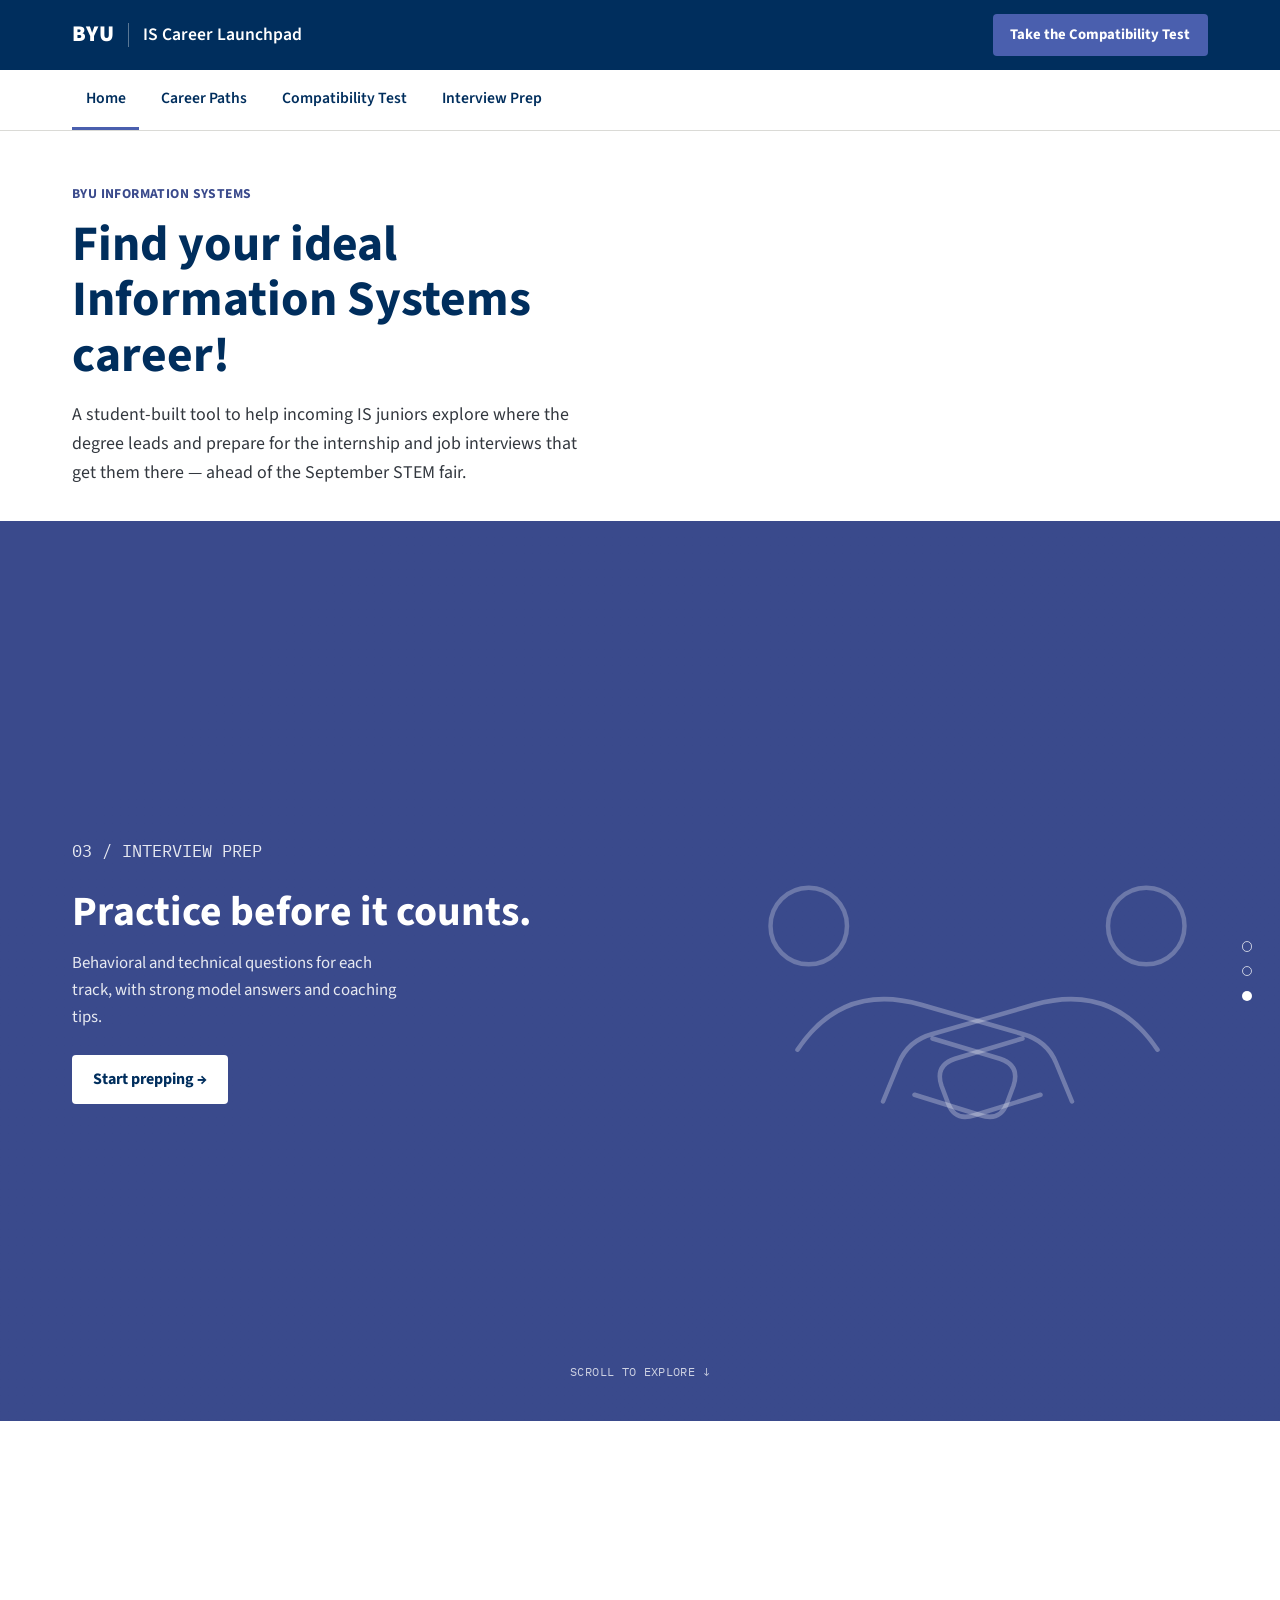
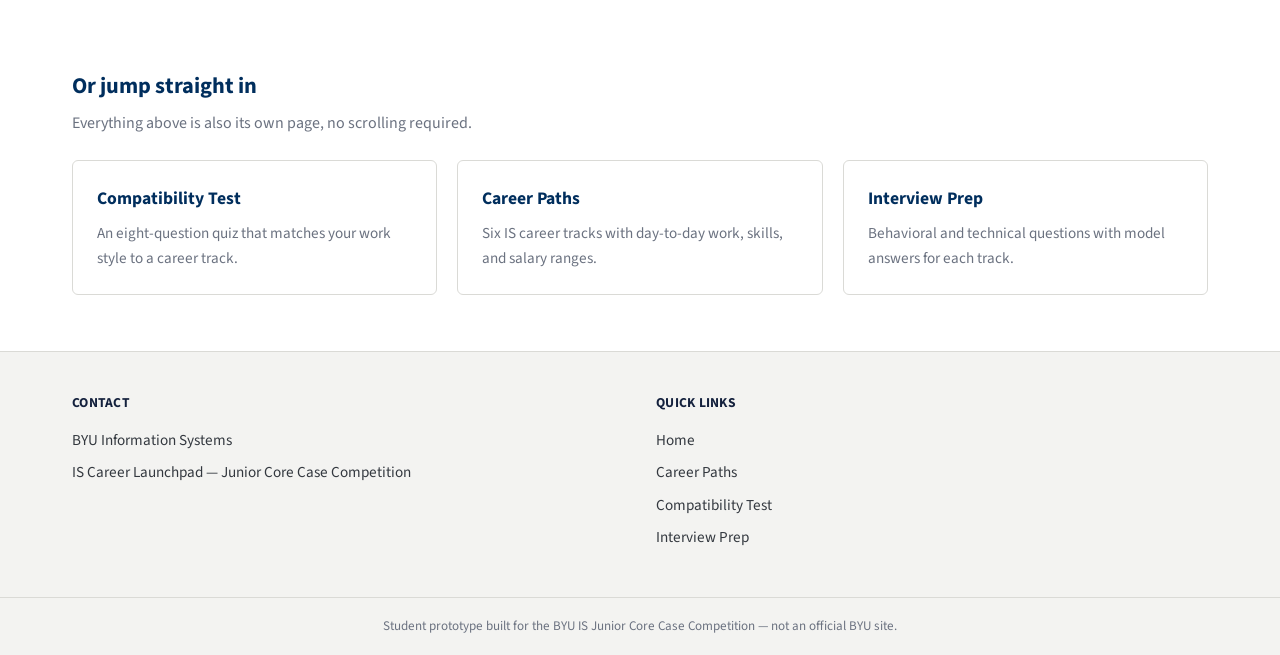
<file: files/index.html>
<!DOCTYPE html>
<html lang="en">
<head>
<meta charset="UTF-8">
<meta name="viewport" content="width=device-width, initial-scale=1.0">
<title>IS Career Launchpad</title>
<meta name="description" content="Discover IS career paths, check your fit, and practice real interview questions — built for BYU Information Systems juniors.">
<link rel="stylesheet" href="styles.css">
</head>
<body>
<a class="skip-link" href="#main">Skip to content</a>

<header class="site-header-top">
  <div class="top-inner">
    <a class="brand" href="index.html">
      <span class="brand-mark">BYU</span>
      <span class="brand-divider"></span>
      <span class="brand-name">IS Career Launchpad</span>
    </a>
    <a class="top-cta" href="compatibility.html">Take the Compatibility Test</a>
  </div>
</header>
<nav class="site-header-nav" aria-label="Primary">
  <div class="nav-inner">
    <a href="index.html" aria-current="page">Home</a>
    <a href="careers.html">Career Paths</a>
    <a href="compatibility.html">Compatibility Test</a>
    <a href="interview.html">Interview Prep</a>
  </div>
</nav>

<main id="main" class="full-bleed">
  <div class="home-intro">
    <p class="eyebrow">BYU INFORMATION SYSTEMS</p>
    <h1>Find your ideal Information Systems career!</h1>
    <p class="lede">A student-built tool to help incoming IS juniors explore where the degree leads and prepare for the internship and job interviews that get them there — ahead of the September STEM fair.</p>
  </div>

  <section class="showcase" aria-label="Explore the site">
    <div class="showcase-sticky">
      <a class="showcase-slide" data-i="0" href="compatibility.html">
        <div class="slide-bg">
          <svg viewBox="0 0 1400 800" preserveAspectRatio="xMidYMid slice" xmlns="http://www.w3.org/2000/svg">
            <rect width="1400" height="800" fill="#002E5D"/>
            <rect width="1400" height="800" fill="url(#g1)"/>
            <defs>
              <linearGradient id="g1" x1="0" y1="0" x2="1400" y2="800">
                <stop offset="0" stop-color="#00397A"/>
                <stop offset="1" stop-color="#001F42"/>
              </linearGradient>
            </defs>
            <g stroke="rgba(255,255,255,0.22)" stroke-width="2" fill="none">
              <rect x="820" y="120" width="420" height="70" rx="8"/>
              <rect x="820" y="220" width="420" height="70" rx="8"/>
              <rect x="820" y="320" width="420" height="70" rx="8"/>
              <rect x="820" y="420" width="420" height="70" rx="8"/>
            </g>
            <g fill="rgba(255,255,255,0.35)">
              <circle cx="855" cy="155" r="10"/>
              <circle cx="855" cy="255" r="10"/>
              <circle cx="855" cy="355" r="10"/>
              <circle cx="855" cy="455" r="10"/>
            </g>
            <circle cx="855" cy="355" r="16" fill="none" stroke="#FFFFFF" stroke-width="3"/>
            <g stroke="rgba(255,255,255,0.18)" stroke-width="10" stroke-linecap="round">
              <line x1="900" y1="150" x2="1180" y2="150"/>
              <line x1="900" y1="250" x2="1140" y2="250"/>
              <line x1="900" y1="350" x2="1200" y2="350"/>
              <line x1="900" y1="450" x2="1120" y2="450"/>
            </g>
          </svg>
        </div>
        <div class="slide-content">
          <div>
            <p class="slide-index mono">01 / COMPATIBILITY TEST</p>
            <h2>Which career track actually fits you?</h2>
            <p>Answer eight quick questions about how you like to work and get matched to one of six IS career paths.</p>
            <span class="slide-cta">Take the test →</span>
          </div>
        </div>
      </a>

      <a class="showcase-slide" data-i="1" href="careers.html">
        <div class="slide-bg">
          <svg viewBox="0 0 1400 800" preserveAspectRatio="xMidYMid slice" xmlns="http://www.w3.org/2000/svg">
            <rect width="1400" height="800" fill="#00295180"/>
            <rect width="1400" height="800" fill="url(#g2)"/>
            <defs>
              <linearGradient id="g2" x1="0" y1="0" x2="1400" y2="800">
                <stop offset="0" stop-color="#003E7E"/>
                <stop offset="1" stop-color="#00203F"/>
              </linearGradient>
            </defs>
            <g fill="none" stroke="rgba(255,255,255,0.25)" stroke-width="3">
              <rect x="760" y="480" width="90" height="220"/>
              <rect x="870" y="380" width="90" height="320"/>
              <rect x="980" y="440" width="90" height="260"/>
              <rect x="1090" y="300" width="90" height="400"/>
              <rect x="1200" y="420" width="90" height="280"/>
            </g>
            <g fill="rgba(255,255,255,0.18)">
              <rect x="785" y="510" width="14" height="14"/>
              <rect x="815" y="510" width="14" height="14"/>
              <rect x="785" y="550" width="14" height="14"/>
              <rect x="815" y="550" width="14" height="14"/>
              <rect x="895" y="410" width="14" height="14"/>
              <rect x="925" y="410" width="14" height="14"/>
              <rect x="895" y="450" width="14" height="14"/>
              <rect x="925" y="450" width="14" height="14"/>
              <rect x="1115" y="330" width="14" height="14"/>
              <rect x="1145" y="330" width="14" height="14"/>
              <rect x="1115" y="370" width="14" height="14"/>
              <rect x="1145" y="370" width="14" height="14"/>
            </g>
            <line x1="720" y1="700" x2="1340" y2="700" stroke="rgba(255,255,255,0.3)" stroke-width="3"/>
          </svg>
        </div>
        <div class="slide-content">
          <div>
            <p class="slide-index mono">02 / CAREER PATHS</p>
            <h2>See where an IS degree actually leads.</h2>
            <p>Six real career tracks — day-to-day work, required skills, entry-level expectations, and starting salary ranges.</p>
            <span class="slide-cta">Explore career paths →</span>
          </div>
        </div>
      </a>

      <a class="showcase-slide" data-i="2" href="interview.html">
        <div class="slide-bg">
          <svg viewBox="0 0 1400 800" preserveAspectRatio="xMidYMid slice" xmlns="http://www.w3.org/2000/svg">
            <rect width="1400" height="800" fill="#3A4A8C"/>
            <rect width="1400" height="800" fill="url(#g3)"/>
            <defs>
              <linearGradient id="g3" x1="0" y1="0" x2="1400" y2="800">
                <stop offset="0" stop-color="#3A4A8C"/>
                <stop offset="1" stop-color="#00203F"/>
              </linearGradient>
            </defs>
            <g fill="none" stroke="rgba(255,255,255,0.28)" stroke-width="4" stroke-linecap="round" stroke-linejoin="round">
              <path d="M840 470 q40 -60 110 -40 l90 26 q22 6 30 26 l14 34"/>
              <path d="M1160 470 q-40 -60 -110 -40 l-90 26 q-22 6 -30 26 l-14 34"/>
              <path d="M960 460 l60 18 q18 6 12 24 l-6 16 q-6 16 -24 10 l-58 -18"/>
              <path d="M1040 460 l-60 18 q-18 6 -12 24 l6 16 q6 16 24 10 l58 -18"/>
            </g>
            <circle cx="850" cy="360" r="34" fill="none" stroke="rgba(255,255,255,0.25)" stroke-width="4"/>
            <circle cx="1150" cy="360" r="34" fill="none" stroke="rgba(255,255,255,0.25)" stroke-width="4"/>
          </svg>
        </div>
        <div class="slide-content">
          <div>
            <p class="slide-index mono">03 / INTERVIEW PREP</p>
            <h2>Practice before it counts.</h2>
            <p>Behavioral and technical questions for each track, with strong model answers and coaching tips.</p>
            <span class="slide-cta">Start prepping →</span>
          </div>
        </div>
      </a>

      <div class="showcase-dots" aria-hidden="true">
        <button data-i="0" class="active" aria-label="Slide 1"></button>
        <button data-i="1" aria-label="Slide 2"></button>
        <button data-i="2" aria-label="Slide 3"></button>
      </div>
      <p class="showcase-scroll-hint" aria-hidden="true">SCROLL TO EXPLORE ↓</p>
    </div>

    <div class="showcase-sentinels" aria-hidden="true">
      <div class="sentinel" data-i="0"></div>
      <div class="sentinel" data-i="1"></div>
      <div class="sentinel" data-i="2"></div>
    </div>
  </section>

  <section class="home-quicklinks" aria-label="Site sections">
    <h2 class="section-title">Or jump straight in</h2>
    <p class="section-sub">Everything above is also its own page, no scrolling required.</p>
    <div class="quicklink-grid">
      <a class="quicklink-card" href="compatibility.html">
        <h3>Compatibility Test</h3>
        <p>An eight-question quiz that matches your work style to a career track.</p>
      </a>
      <a class="quicklink-card" href="careers.html">
        <h3>Career Paths</h3>
        <p>Six IS career tracks with day-to-day work, skills, and salary ranges.</p>
      </a>
      <a class="quicklink-card" href="interview.html">
        <h3>Interview Prep</h3>
        <p>Behavioral and technical questions with model answers for each track.</p>
      </a>
    </div>
  </section>
</main>

<footer class="site-footer">
  <div class="footer-inner">
    <div>
      <h4>Contact</h4>
      <p>BYU Information Systems</p>
      <p>IS Career Launchpad — Junior Core Case Competition</p>
    </div>
    <div>
      <h4>Quick Links</h4>
      <a href="index.html">Home</a>
      <a href="careers.html">Career Paths</a>
      <a href="compatibility.html">Compatibility Test</a>
      <a href="interview.html">Interview Prep</a>
    </div>
  </div>
  <div class="footer-bottom">Student prototype built for the BYU IS Junior Core Case Competition — not an official BYU site.</div>
</footer>

<script>
  const slides = document.querySelectorAll('.showcase-slide');
  const dots = document.querySelectorAll('.showcase-dots button');
  const sentinels = document.querySelectorAll('.sentinel');

  function setActive(i) {
    slides.forEach(s => s.classList.toggle('active', s.dataset.i === String(i)));
    dots.forEach(d => d.classList.toggle('active', d.dataset.i === String(i)));
  }
  setActive(0);

  const io = new IntersectionObserver((entries) => {
    entries.forEach(entry => {
      if (entry.isIntersecting) setActive(entry.target.dataset.i);
    });
  }, { threshold: 0.5 });

  sentinels.forEach(s => io.observe(s));

  dots.forEach(dot => {
    dot.addEventListener('click', () => {
      sentinels[Number(dot.dataset.i)].scrollIntoView({ behavior: 'smooth', block: 'center' });
    });
  });
</script>
</body>
</html>
</file>
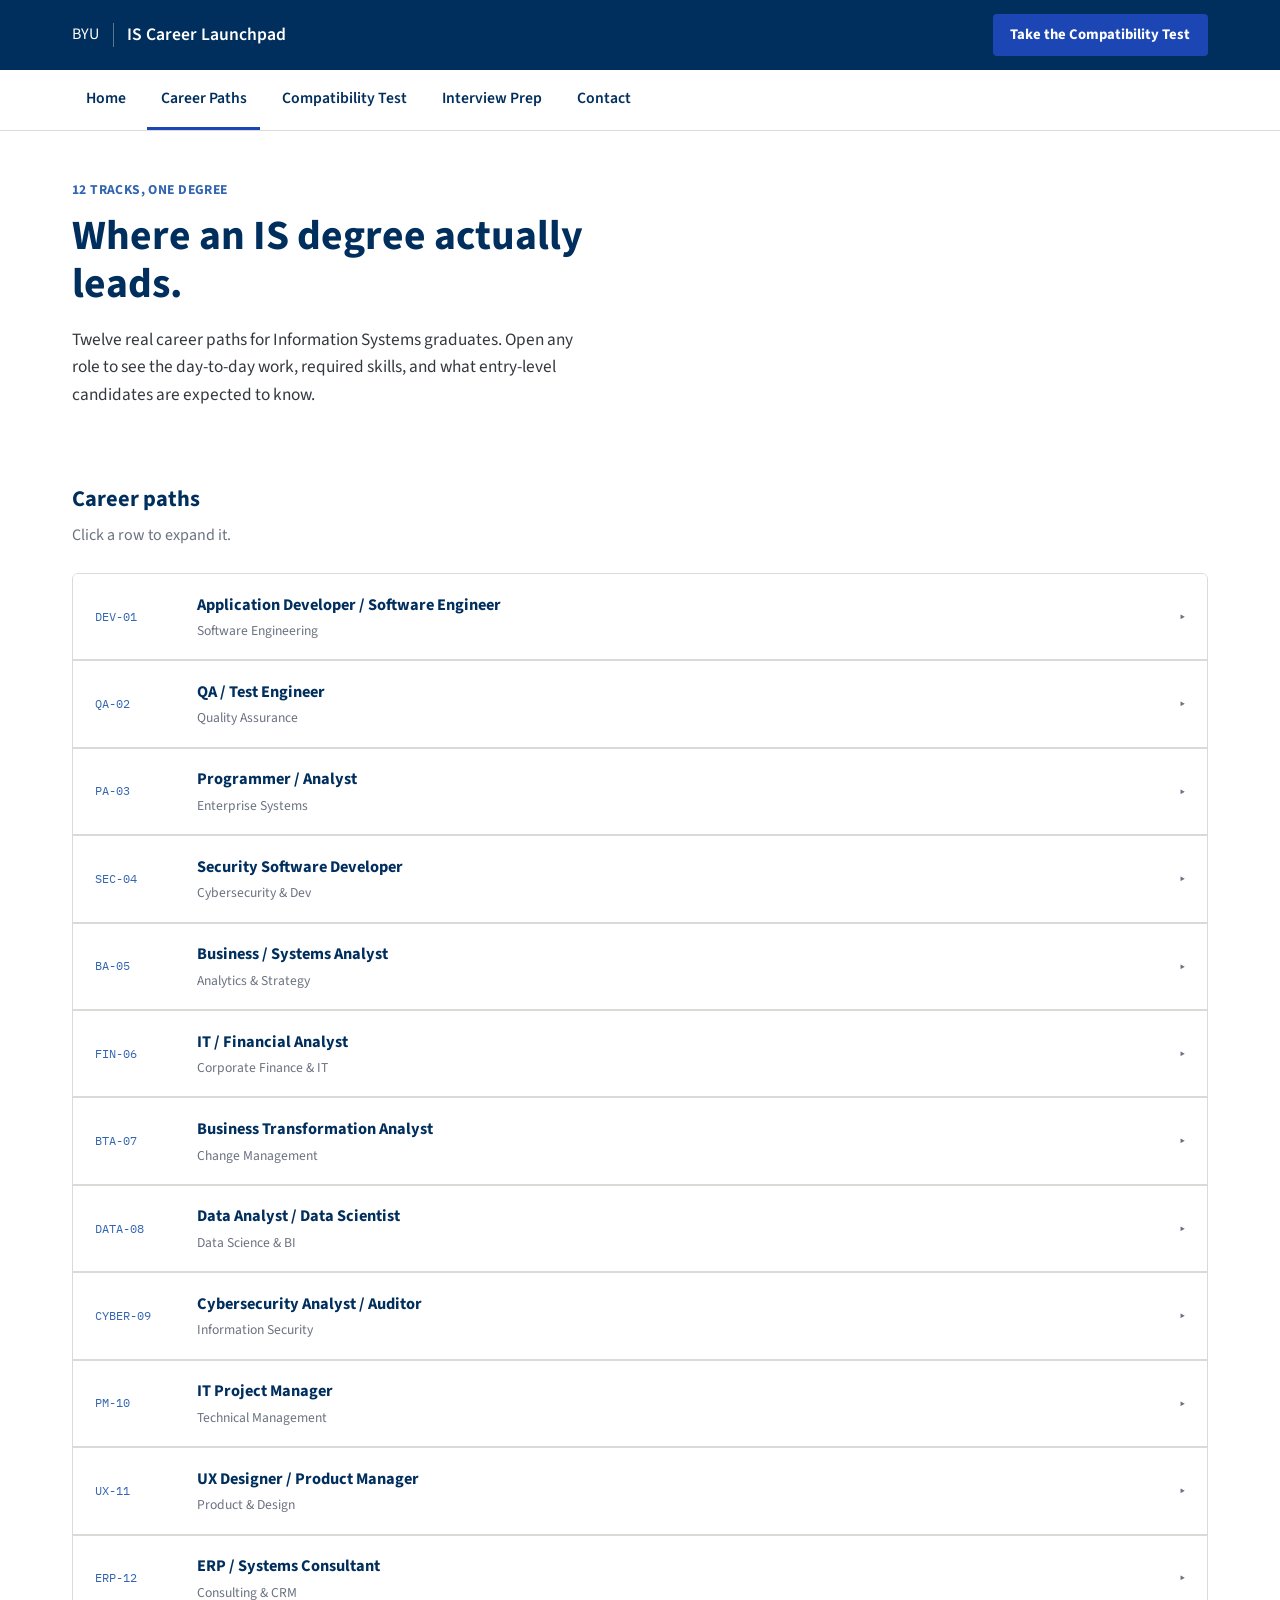
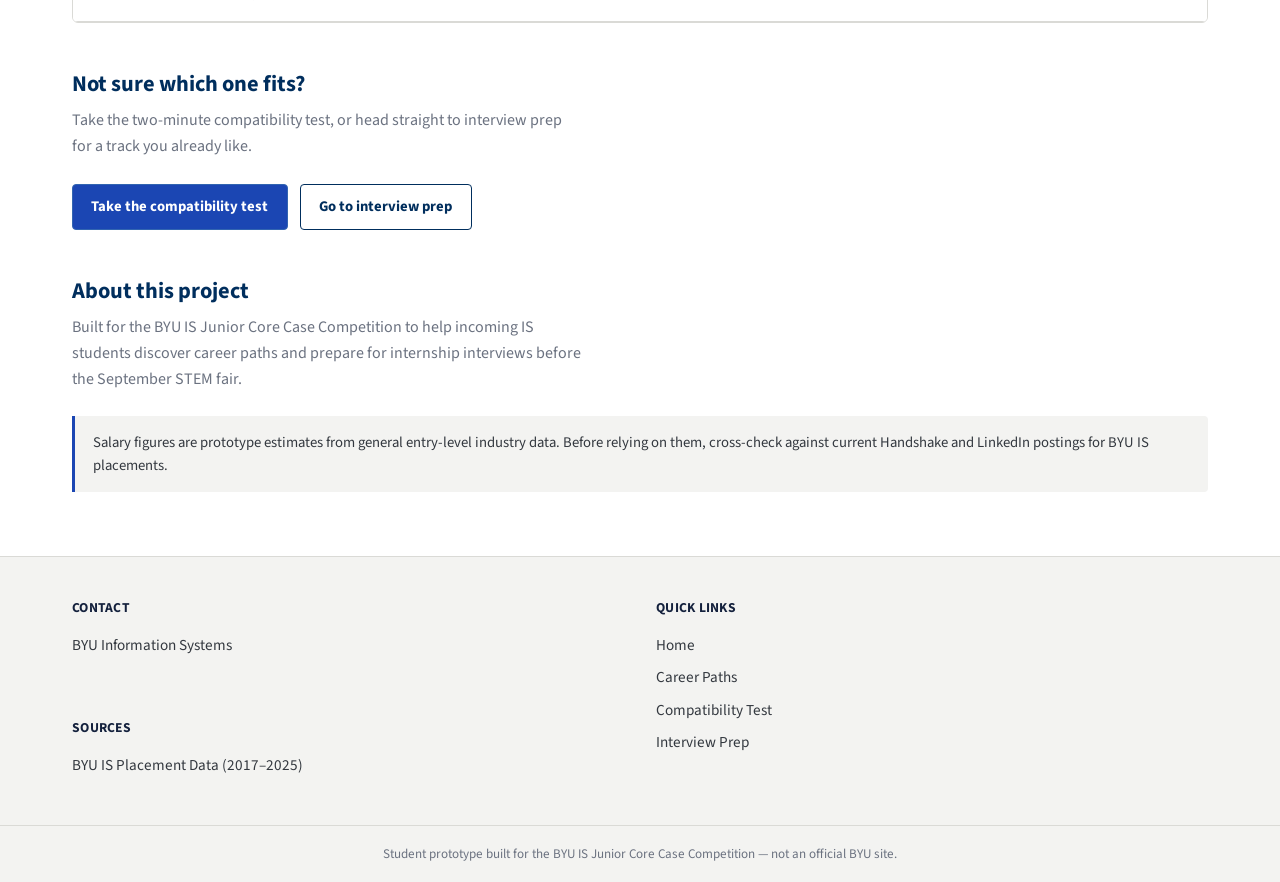
<file: careers.html>
<!DOCTYPE html>
<html lang="en">
<head>
<meta charset="UTF-8">
<meta name="viewport" content="width=device-width, initial-scale=1.0">
<title>Career Paths — IS Career Launchpad</title>
<meta name="description" content="Explore IS career paths — what each role does day to day, what skills it takes, and what it pays to start.">
<link rel="stylesheet" href="styles.css">
</head>
<body>
<a class="skip-link" href="#main">Skip to content</a>

<header class="site-header-top">
  <div class="top-inner">
    <a class="brand" href="index.html">
      <span class="brand-mark">BYU</span>
      <span class="brand-divider"></span>
      <span class="brand-name">IS Career Launchpad</span>
    </a>
    <a class="top-cta" href="compatibility.html">Take the Compatibility Test</a>
  </div>
</header>
<nav class="site-header-nav" aria-label="Primary">
  <div class="nav-inner">
    <a href="index.html">Home</a>
    <a href="careers.html" aria-current="page">Career Paths</a>
    <a href="compatibility.html">Compatibility Test</a>
    <a href="interview.html">Interview Prep</a>
    <a href="contact.html">Contact</a>
  </div>
</nav>

<main id="main">
  <div class="page-hero">
    <p class="eyebrow">12 TRACKS, ONE DEGREE</p>
    <h1>Where an IS degree actually leads.</h1>
    <p class="lede">Twelve real career paths for Information Systems graduates. Open any role to see the day-to-day work, required skills, and what entry-level candidates are expected to know.</p>
  </div>

  <section aria-labelledby="list-title">
    <h2 id="list-title" class="section-title">Career paths</h2>
    <p class="section-sub">Click a row to expand it.</p>
    <div class="paths-list" id="paths-list"></div>
  </section>

  <section aria-labelledby="next-title">
    <h2 id="next-title" class="section-title">Not sure which one fits?</h2>
    <p class="section-sub">Take the two-minute compatibility test, or head straight to interview prep for a track you already like.</p>
    <div class="detail-actions">
      <a class="btn royal" href="compatibility.html">Take the compatibility test</a>
      <a class="btn secondary" href="interview.html">Go to interview prep</a>
    </div>
  </section>

  <section aria-labelledby="about-title">
    <h2 id="about-title" class="section-title">About this project</h2>
    <p class="section-sub">Built for the BYU IS Junior Core Case Competition to help incoming IS students discover career paths and prepare for internship interviews before the September STEM fair.</p>
    <div class="notice">
      Salary figures are prototype estimates from general entry-level industry data. Before relying on them, cross-check against current Handshake and LinkedIn postings for BYU IS placements.
    </div>
  </section>
</main>

<footer class="site-footer">
  <div class="footer-inner">
    <div>
      <h4>Contact</h4>
      <a href="https://iscareers.byu.edu/" target="_blank" rel="noopener noreferrer">BYU Information Systems</a>
      <br><br>
      <h4>Sources</h4>
      <a href="https://iscareers.byu.edu/placement-stats" target="_blank" rel="noopener noreferrer">BYU IS Placement Data (2017–2025)</a>
    </div>
    <div>
      <h4>Quick Links</h4>
      <a href="index.html">Home</a>
      <a href="careers.html">Career Paths</a>
      <a href="compatibility.html">Compatibility Test</a>
      <a href="interview.html">Interview Prep</a>
    </div>
  </div>
  <div class="footer-bottom">Student prototype built for the BYU IS Junior Core Case Competition — not an official BYU site.</div>
</footer>

<script>
  const CAREERS = [
    {
      id: "app-dev",
      code: "DEV-01",
      name: "Application Developer / Software Engineer",
      industry: "Software Engineering",
      salary: "Starting Range: $75,000 – $105,000",
      blurb: "Designs, writes, tests, and maintains code that powers applications, websites, or internal tools. Works across the full development lifecycle — from gathering requirements to deploying and debugging.",
      dayToDay: [
        "Writing clean, maintainable code using Java, Python, C++, or JavaScript",
        "Collaborating with product managers, UX designers, and engineers",
        "Building user interfaces, back-end APIs, and server infrastructure"
      ],
      skills: ["Java / Python / C++", "JavaScript / React", "HTML & CSS", "Git & Version Control"],
      expectations: ["Understanding object-oriented programming principles", "Designing basic relational database schemas", "Debugging and writing automated unit tests"],
      strongCandidate: ["Personal coding projects or open-source contributions", "Prior software engineering internship experience"]
    },
    {
      id: "qa-engineer",
      code: "QA-02",
      name: "QA / Test Engineer",
      industry: "Quality Assurance",
      salary: "Starting Range: $70,000 – $92,000",
      blurb: "Writes and runs automated test suites to catch bugs before software ships, documents defects, and works directly with developers to verify system fixes.",
      dayToDay: [
        "Developing automated test scripts using frameworks like Selenium, PyTest, or Cypress",
        "Conducting regression, performance, and boundary testing on new builds",
        "Documenting bug reports and working with engineering teams to resolve issues"
      ],
      skills: ["Selenium / Cypress / PyTest", "Automated Testing Frameworks", "Bug Tracking (JIRA)", "Scripting (Python/JS)"],
      expectations: ["Creating systematic test cases from feature specifications", "Understanding API testing and HTTP status codes"],
      strongCandidate: ["Experience with automated testing tools and continuous integration (CI) pipelines"]
    },
    {
      id: "programmer-analyst",
      code: "PA-03",
      name: "Programmer / Analyst",
      industry: "Enterprise Systems",
      salary: "Starting Range: $72,000 – $95,000",
      blurb: "A hybrid role that writes code (often in SQL, Python, or scripting languages) while analyzing business data, system processes, and database queries.",
      dayToDay: [
        "Maintaining enterprise software systems and optimizing underlying database queries",
        "Translating business needs into custom scripts or application modules",
        "Troubleshooting system errors and auditing data pipelines"
      ],
      skills: ["SQL Data Modeling", "Python / Scripting", "Relational Databases", "Process Analysis"],
      expectations: ["Writing complex SQL joins and stored procedures", "Understanding enterprise system architectures"],
      strongCandidate: ["Strong hybrid background in both coding and business requirement gathering"]
    },
    {
      id: "sec-dev",
      code: "SEC-04",
      name: "Security Software Developer",
      industry: "Cybersecurity & Dev",
      salary: "Starting Range: $80,000 – $110,000",
      blurb: "Writes software specifically for security products — such as building specialized tools that scan systems for vulnerabilities, encrypt data, or enforce access control policies.",
      dayToDay: [
        "Developing software tools for vulnerability scanning and identity management",
        "Implementing encryption algorithms and secure authentication mechanisms",
        "Reviewing codebases for security vulnerabilities (SAST/DAST)"
      ],
      skills: ["Secure Coding Standards", "C++ / Rust / Python", "Cryptography Basics", "OAuth & Identity Protocols"],
      expectations: ["Understanding common web vulnerabilities (OWASP Top 10)", "Secure API design principles"],
      strongCandidate: ["Hands-on experience in ethical hacking, CTF competitions, or secure code reviews"]
    },
    {
      id: "bus-systems-analyst",
      code: "BA-05",
      name: "Business / Systems Analyst",
      industry: "Analytics & Strategy",
      salary: "Starting Range: $70,000 – $90,000",
      blurb: "Acts as the bridge between business needs and technical execution teams. Interviews stakeholders, maps workflows, and designs software system specifications.",
      dayToDay: [
        "Interviewing business stakeholders to capture functional requirement specs",
        "Creating process diagrams (BPMN) and writing user stories for Agile sprints",
        "Validating that technical deliverables match business needs"
      ],
      skills: ["Process Mapping (BPMN)", "Requirements Gathering", "Agile / Scrum", "SQL Basics"],
      expectations: ["Translating business jargon into technical user stories", "Facilitating discovery workshops"],
      strongCandidate: ["Case competition experience and strong public presentation skills"]
    },
    {
      id: "it-fin-analyst",
      code: "FIN-06",
      name: "IT / Financial Analyst",
      industry: "Corporate Finance & IT",
      salary: "Starting Range: $73,000 – $93,000",
      blurb: "Applies technical analytical skills to auditing IT operations, financial software systems, tracking tech spend metrics, and recommending process optimizations.",
      dayToDay: [
        "Analyzing IT project budgets, ROI, and total cost of ownership (TCO)",
        "Auditing enterprise financial software tools and data flows",
        "Building financial models to forecast IT operational expenses"
      ],
      skills: ["Advanced Excel Modeling", "SQL", "Financial Systems (SAP/Oracle)", "Cost-Benefit Analysis"],
      expectations: ["Understanding corporate accounting concepts alongside database structures"],
      strongCandidate: ["Double exposure to Finance and IS coursework or financial auditing experience"]
    },
    {
      id: "bus-trans-analyst",
      code: "BTA-07",
      name: "Business Transformation Analyst",
      industry: "Change Management",
      salary: "Starting Range: $75,000 – $98,000",
      blurb: "Focuses on large-scale strategic initiatives: helping companies navigate digital shifts, restructure business processes, and implement new enterprise technology suites.",
      dayToDay: [
        "Assessing legacy business operations and identifying digital upgrade areas",
        "Designing organizational change management plans for new software rollouts",
        "Coordinating cross-departmental implementation milestones"
      ],
      skills: ["Change Management Frameworks", "Strategic Planning", "Workflow Optimization", "Executive Communication"],
      expectations: ["Analyzing complex business models and identifying digital bottlenecks"],
      strongCandidate: ["Prior experience in management consulting or enterprise implementation projects"]
    },
    {
      id: "data-analyst-sci",
      code: "DATA-08",
      name: "Data Analyst / Data Scientist",
      industry: "Data Science & BI",
      salary: "Starting Range: $72,000 – $115,000",
      blurb: "Collects, cleans, and analyzes large datasets to answer key business questions using SQL, Python, Power BI, Tableau, and statistical models.",
      dayToDay: [
        "Writing SQL queries to extract data from data warehouses",
        "Building executive dashboards in Tableau or Power BI",
        "Constructing predictive statistical models in Python or R"
      ],
      skills: ["Advanced SQL", "Power BI / Tableau", "Python / R Data Libraries", "Data Pipeline ETL"],
      expectations: ["Fluency in complex database querying, data transformation, and visualization"],
      strongCandidate: ["Portfolio showing end-to-end data analysis or machine learning projects"]
    },
    {
      id: "cyber-analyst",
      code: "CYBER-09",
      name: "Cybersecurity Analyst / Auditor",
      industry: "Information Security",
      salary: "Starting Range: $75,000 – $100,000",
      blurb: "Monitors networks for security threats, investigates suspicious activity, enforces compliance standards, and audits system risks across organizations.",
      dayToDay: [
        "Monitoring SIEM tools for real-time security alerts and network threats",
        "Auditing systems against compliance frameworks (SOX, HIPAA, PCI-DSS)",
        "Assisting with vulnerability management and incident response"
      ],
      skills: ["Network Security", "SIEM Monitoring", "IT Risk Auditing", "Scripting (Bash/Python)"],
      expectations: ["Core networking principles (TCP/IP, Firewalls, DNS) and security compliance"],
      strongCandidate: ["Industry certifications (Security+, CISA) or CTF security event participation"]
    },
    {
      id: "it-pm",
      code: "PM-10",
      name: "IT Project Manager",
      industry: "Technical Management",
      salary: "Starting Range: $78,000 – $102,000",
      blurb: "Plans, schedules, and tracks technical projects — coordinating software development teams, budgets, risk management, and delivery timelines.",
      dayToDay: [
        "Leading daily stand-up meetings and sprint planning sessions",
        "Managing project backlogs in JIRA or Azure DevOps",
        "Communicating status reports and clearing technical blockers for engineers"
      ],
      skills: ["Agile / Scrum Frameworks", "JIRA / Confluence", "Budget & Timeline Tracking", "Leadership"],
      expectations: ["Understanding software development lifecycles and team facilitation"],
      strongCandidate: ["Certified ScrumMaster (CSM), CAPM, or experience managing engineering teams"]
    },
    {
      id: "ux-pm",
      code: "UX-11",
      name: "UX Designer / Product Manager",
      industry: "Product & Design",
      salary: "Starting Range: $72,000 – $98,000",
      blurb: "Owns product strategy, user research, and wireframing: deciding what gets built based on market needs, user research, and interface usability.",
      dayToDay: [
        "Conducting user interviews and wireframing UI flows in Figma",
        "Defining product roadmaps and prioritizing feature backlogs",
        "Collaborating with engineers to ensure design feasibility"
      ],
      skills: ["Figma / Wireframing", "User Experience (UX) Research", "Product Roadmapping", "User Stories"],
      expectations: ["Designing clear user flows and validating feature usability through research"],
      strongCandidate: ["Portfolio showcasing UI/UX wireframes or product case studies"]
    },
    {
      id: "erp-consultant",
      code: "ERP-12",
      name: "ERP / Systems Consultant",
      industry: "Consulting & CRM",
      salary: "Starting Range: $75,000 – $95,000",
      blurb: "Configures and customizes major enterprise suites (Salesforce, SAP, ServiceNow) to fit client business operations, data flows, and integrations.",
      dayToDay: [
        "Configuring workflows, custom fields, and business automation in cloud systems",
        "Conducting client discovery sessions and mapping legacy data",
        "Leading end-user training sessions during software deployments"
      ],
      skills: ["Salesforce / SAP Configuration", "Client Relationship Management", "Data Migration", "Business Automation"],
      expectations: ["Quickly learning enterprise SaaS architectures and managing client relationships"],
      strongCandidate: ["Earning platform certifications (e.g., Salesforce Administrator)"]
    }
  ];

  const list = document.getElementById('paths-list');

  CAREERS.forEach((career) => {
    const row = document.createElement('button');
    row.className = 'path-row';
    row.type = 'button';
    row.setAttribute('aria-expanded', 'false');
    row.setAttribute('aria-controls', `detail-${career.id}`);
    row.id = `row-${career.id}`;
    row.innerHTML = `
      <span class="track-id mono">${career.code}</span>
      <span class="name">${career.name}<span>${career.industry}</span></span>
      <span class="caret">&#9656;</span>
    `;

    const detail = document.createElement('div');
    detail.className = 'path-detail';
    detail.id = `detail-${career.id}`;
    detail.setAttribute('role', 'region');
    detail.setAttribute('aria-labelledby', `row-${career.id}`);
    detail.innerHTML = `
      <p style="max-width:60ch;margin-top:0;">${career.blurb}</p>
      <span class="salary-line">${career.salary}</span>
      <div class="path-detail-grid">
        <div>
          <h4>Day to day</h4>
          <ul>${career.dayToDay.map(x => `<li>${x}</li>`).join('')}</ul>
        </div>
        <div>
          <h4>Skills &amp; tools</h4>
          <ul>${career.skills.map(x => `<li>${x}</li>`).join('')}</ul>
        </div>
        <div>
          <h4>What entry-level candidates are expected to know</h4>
          <ul>${career.expectations.map(x => `<li>${x}</li>`).join('')}</ul>
        </div>
        <div>
          <h4>What makes a strong candidate</h4>
          <ul>${career.strongCandidate.map(x => `<li>${x}</li>`).join('')}</ul>
        </div>
      </div>
      <div class="detail-actions">
        <a class="btn royal" href="interview.html?career=${career.id}">Prep for this interview</a>
        <a class="btn secondary" href="compatibility.html">Check my fit</a>
      </div>
    `;

    row.addEventListener('click', () => {
      const isOpen = detail.classList.toggle('open');
      row.setAttribute('aria-expanded', String(isOpen));
    });

    list.appendChild(row);
    list.appendChild(detail);
  });

  const hashMatch = location.hash.match(/track=([\w-]+)/);
  if (hashMatch) {
    const targetRow = document.getElementById(`row-${hashMatch[1]}`);
    if (targetRow) targetRow.click();
  }
</script>
</body>
</html>
</file>
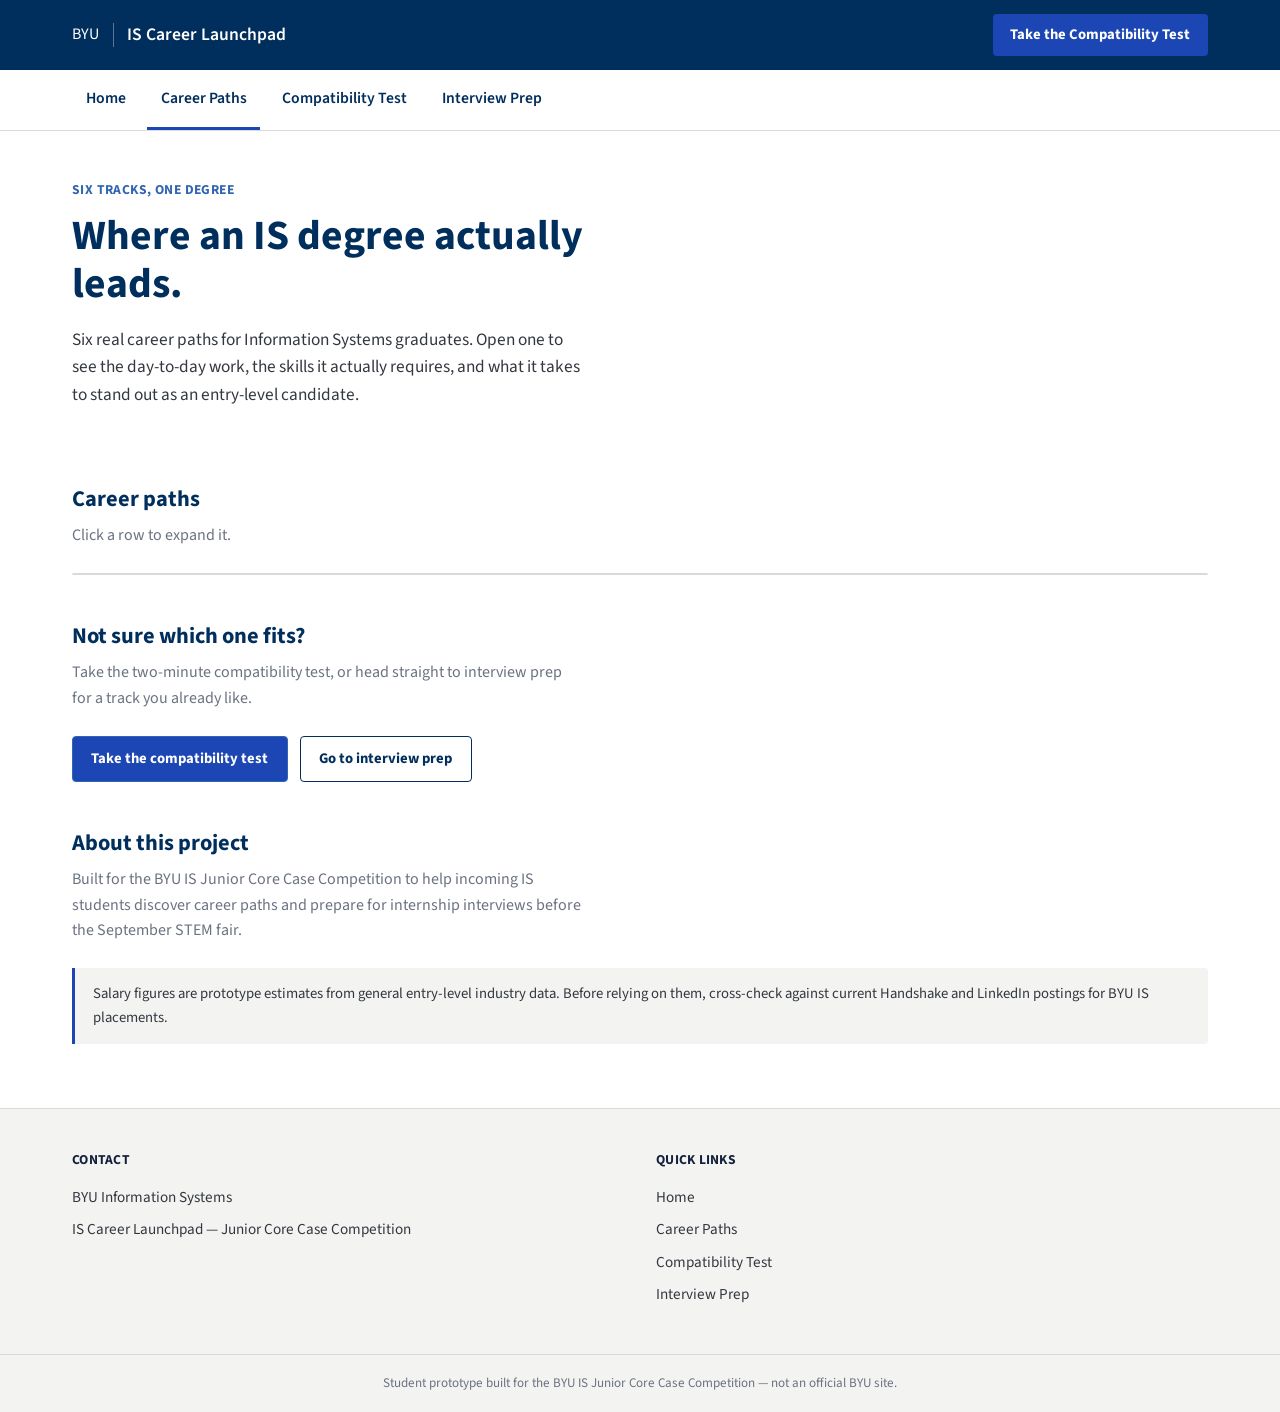
<file: careers_updated.html>
<!DOCTYPE html>
<html lang="en">
<head>
<meta charset="UTF-8">
<meta name="viewport" content="width=device-width, initial-scale=1.0">
<title>Career Paths — IS Career Launchpad</title>
<meta name="description" content="Explore IS career paths — what each role does day to day, what skills it takes, and what it pays to start.">
<link rel="stylesheet" href="styles.css">
</head>
<body>
<a class="skip-link" href="#main">Skip to content</a>

<header class="site-header-top">
  <div class="top-inner">
    <a class="brand" href="index.html">
      <span class="brand-mark">BYU</span>
      <span class="brand-divider"></span>
      <span class="brand-name">IS Career Launchpad</span>
    </a>
    <a class="top-cta" href="compatibility.html">Take the Compatibility Test</a>
  </div>
</header>
<nav class="site-header-nav" aria-label="Primary">
  <div class="nav-inner">
    <a href="index.html">Home</a>
    <a href="careers.html" aria-current="page">Career Paths</a>
    <a href="compatibility.html">Compatibility Test</a>
    <a href="interview.html">Interview Prep</a>
  </div>
</nav>

<main id="main">
  <div class="page-hero">
    <p class="eyebrow">SIX TRACKS, ONE DEGREE</p>
    <h1>Where an IS degree actually leads.</h1>
    <p class="lede">Six real career paths for Information Systems graduates. Open one to see the day-to-day work, the skills it actually requires, and what it takes to stand out as an entry-level candidate.</p>
  </div>

  <section aria-labelledby="list-title">
    <h2 id="list-title" class="section-title">Career paths</h2>
    <p class="section-sub">Click a row to expand it.</p>
    <div class="paths-list" id="paths-list"></div>
  </section>

  <section aria-labelledby="next-title">
    <h2 id="next-title" class="section-title">Not sure which one fits?</h2>
    <p class="section-sub">Take the two-minute compatibility test, or head straight to interview prep for a track you already like.</p>
    <div class="detail-actions">
      <a class="btn royal" href="compatibility.html">Take the compatibility test</a>
      <a class="btn secondary" href="interview.html">Go to interview prep</a>
    </div>
  </section>

  <section aria-labelledby="about-title">
    <h2 id="about-title" class="section-title">About this project</h2>
    <p class="section-sub">Built for the BYU IS Junior Core Case Competition to help incoming IS students discover career paths and prepare for internship interviews before the September STEM fair.</p>
    <div class="notice">
      Salary figures are prototype estimates from general entry-level industry data. Before relying on them, cross-check against current Handshake and LinkedIn postings for BYU IS placements.
    </div>
  </section>
</main>

<footer class="site-footer">
  <div class="footer-inner">
    <div>
      <h4>Contact</h4>
      <p>BYU Information Systems</p>
      <p>IS Career Launchpad — Junior Core Case Competition</p>
    </div>
    <div>
      <h4>Quick Links</h4>
      <a href="index.html">Home</a>
      <a href="careers.html">Career Paths</a>
      <a href="compatibility.html">Compatibility Test</a>
      <a href="interview.html">Interview Prep</a>
    </div>
  </div>
  <div class="footer-bottom">Student prototype built for the BYU IS Junior Core Case Competition — not an official BYU site.</div>
</footer>

<script src="data.js"></script>
<script>
  const list = document.getElementById('paths-list');

  CAREERS.forEach((career) => {
    const row = document.createElement('button');
    row.className = 'path-row';
    row.type = 'button';
    row.setAttribute('aria-expanded', 'false');
    row.setAttribute('aria-controls', `detail-${career.id}`);
    row.id = `row-${career.id}`;
    row.innerHTML = `
      <span class="track-id mono">${career.code}</span>
      <span class="name">${career.name}<span>${career.industry}</span></span>
      <span class="caret">&#9656;</span>
    `;

    const detail = document.createElement('div');
    detail.className = 'path-detail';
    detail.id = `detail-${career.id}`;
    detail.setAttribute('role', 'region');
    detail.setAttribute('aria-labelledby', `row-${career.id}`);
    detail.innerHTML = `
      <p style="max-width:60ch;margin-top:0;">${career.blurb}</p>
      <span class="salary-line">${career.salary}</span>
      <div class="path-detail-grid">
        <div>
          <h4>Day to day</h4>
          <ul>${career.dayToDay.map(x => `<li>${x}</li>`).join('')}</ul>
        </div>
        <div>
          <h4>Skills &amp; tools</h4>
          <ul>${career.skills.map(x => `<li>${x}</li>`).join('')}</ul>
        </div>
        <div>
          <h4>What entry-level candidates are expected to know</h4>
          <ul>${career.expectations.map(x => `<li>${x}</li>`).join('')}</ul>
        </div>
        <div>
          <h4>What makes a strong candidate</h4>
          <ul>${career.strongCandidate.map(x => `<li>${x}</li>`).join('')}</ul>
        </div>
      </div>
      <div class="detail-actions">
        <a class="btn royal" href="interview.html?career=${career.id}">Prep for this interview</a>
        <a class="btn secondary" href="compatibility.html">Check my fit</a>
      </div>
    `;

    row.addEventListener('click', () => {
      const isOpen = detail.classList.toggle('open');
      row.setAttribute('aria-expanded', String(isOpen));
    });

    list.appendChild(row);
    list.appendChild(detail);
  });

  const hashMatch = location.hash.match(/track=([\w-]+)/);
  if (hashMatch) {
    const targetRow = document.getElementById(`row-${hashMatch[1]}`);
    if (targetRow) targetRow.click();
  }
</script>
</body>
</html>
</file>
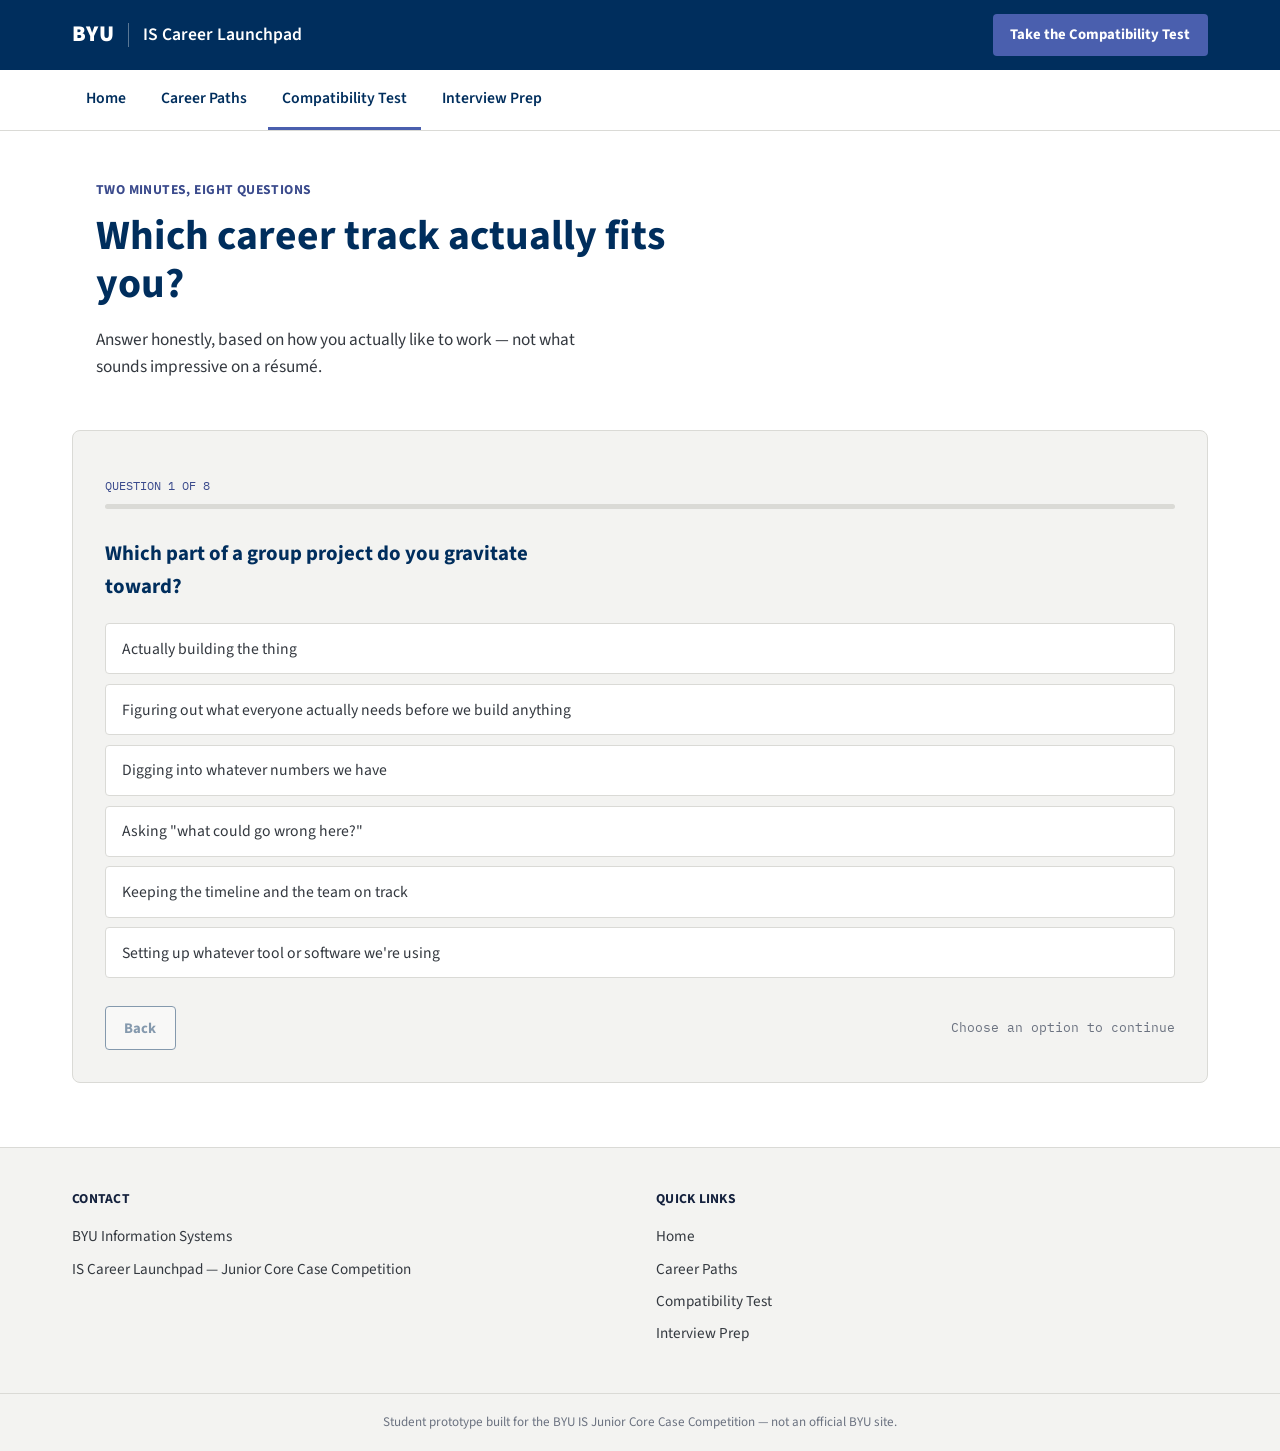
<file: files/compatibility.html>
<!DOCTYPE html>
<html lang="en">
<head>
<meta charset="UTF-8">
<meta name="viewport" content="width=device-width, initial-scale=1.0">
<title>Compatibility Test — IS Career Launchpad</title>
<meta name="description" content="Answer eight quick questions and get matched to an IS career track.">
<link rel="stylesheet" href="styles.css">
</head>
<body>
<a class="skip-link" href="#main">Skip to content</a>

<header class="site-header-top">
  <div class="top-inner">
    <a class="brand" href="index.html">
      <span class="brand-mark">BYU</span>
      <span class="brand-divider"></span>
      <span class="brand-name">IS Career Launchpad</span>
    </a>
    <a class="top-cta" href="compatibility.html">Take the Compatibility Test</a>
  </div>
</header>
<nav class="site-header-nav" aria-label="Primary">
  <div class="nav-inner">
    <a href="index.html">Home</a>
    <a href="careers.html">Career Paths</a>
    <a href="compatibility.html" aria-current="page">Compatibility Test</a>
    <a href="interview.html">Interview Prep</a>
  </div>
</nav>

<main id="main">
  <div class="page-hero">
    <p class="eyebrow">TWO MINUTES, EIGHT QUESTIONS</p>
    <h1>Which career track actually fits you?</h1>
    <p class="lede">Answer honestly, based on how you actually like to work — not what sounds impressive on a résumé.</p>
  </div>

  <section aria-label="Compatibility quiz" id="quiz-section">
    <div class="quiz-shell" id="quiz-shell">
      <p class="quiz-progress mono" id="quiz-progress">QUESTION 1 OF 8</p>
      <div class="progress-track"><div class="progress-fill" id="progress-fill"></div></div>
      <h2 class="quiz-q" id="quiz-q"></h2>
      <div class="quiz-options" id="quiz-options"></div>
      <div class="quiz-nav">
        <button class="btn secondary" id="btn-back" type="button">Back</button>
        <span class="mono" id="quiz-hint" style="color:#6B7280;font-size:0.8rem;">Choose an option to continue</span>
      </div>
    </div>
  </section>

  <section id="result-section" hidden aria-label="Your result">
    <h2 class="section-title">Your result</h2>
    <p class="section-sub" id="result-sub"></p>

    <div class="result-card">
      <div class="result-main">
        <p class="result-label" id="result-industry">INDUSTRY</p>
        <h3 id="result-name"></h3>
        <p id="result-blurb" style="max-width:52ch;color:#33383F;"></p>
        <div class="detail-actions" style="margin-top:1rem;">
          <a class="btn royal" id="result-track-link" href="#">View full track</a>
          <a class="btn secondary" id="result-interview-link" href="#">Prep for this interview</a>
        </div>
        <div class="result-runner" id="result-runner"></div>
      </div>
      <div class="result-side">
        <p class="mono" id="result-code" style="font-size:1.1rem;margin:0;color:#fff;">—</p>
        <p class="mono" style="margin:0;font-size:0.78rem;color:#A9C0E8;">TRACK ID</p>
      </div>
    </div>

    <div class="detail-actions" style="margin-top:1.25rem;">
      <button class="btn secondary" id="btn-retake" type="button">Retake the test</button>
    </div>
  </section>
</main>

<footer class="site-footer">
  <div class="footer-inner">
    <div>
      <h4>Contact</h4>
      <p>BYU Information Systems</p>
      <p>IS Career Launchpad — Junior Core Case Competition</p>
    </div>
    <div>
      <h4>Quick Links</h4>
      <a href="index.html">Home</a>
      <a href="careers.html">Career Paths</a>
      <a href="compatibility.html">Compatibility Test</a>
      <a href="interview.html">Interview Prep</a>
    </div>
  </div>
  <div class="footer-bottom">Student prototype built for the BYU IS Junior Core Case Competition — not an official BYU site.</div>
</footer>

<script src="data.js"></script>
<script>
  let current = 0;
  const answers = new Array(QUIZ_QUESTIONS.length).fill(null);

  const quizSection = document.getElementById('quiz-section');
  const resultSection = document.getElementById('result-section');
  const qEl = document.getElementById('quiz-q');
  const optsEl = document.getElementById('quiz-options');
  const progressEl = document.getElementById('quiz-progress');
  const fillEl = document.getElementById('progress-fill');
  const backBtn = document.getElementById('btn-back');
  const hintEl = document.getElementById('quiz-hint');

  function render() {
    const item = QUIZ_QUESTIONS[current];
    qEl.textContent = item.q;
    progressEl.textContent = `QUESTION ${current + 1} OF ${QUIZ_QUESTIONS.length}`;
    fillEl.style.width = `${((current) / QUIZ_QUESTIONS.length) * 100}%`;
    backBtn.disabled = current === 0;

    optsEl.innerHTML = '';
    item.options.forEach((opt, i) => {
      const b = document.createElement('button');
      b.type = 'button';
      b.className = 'quiz-option';
      if (answers[current] === i) b.classList.add('selected');
      b.textContent = opt.label;
      b.addEventListener('click', () => {
        answers[current] = i;
        if (current < QUIZ_QUESTIONS.length - 1) {
          current += 1;
          render();
        } else {
          showResult();
        }
      });
      optsEl.appendChild(b);
    });

    hintEl.textContent = 'Choose an option to continue';
  }

  backBtn.addEventListener('click', () => {
    if (current > 0) {
      current -= 1;
      render();
    }
  });

  function showResult() {
    const scores = {};
    CAREERS.forEach(c => scores[c.id] = 0);

    answers.forEach((choiceIndex, qi) => {
      if (choiceIndex === null) return;
      QUIZ_QUESTIONS[qi].options[choiceIndex].ids.forEach(id => {
        scores[id] = (scores[id] || 0) + 1;
      });
    });

    const ranked = Object.entries(scores).sort((a, b) => b[1] - a[1]);
    const topId = ranked[0][0];
    const runnerId = ranked[1] ? ranked[1][0] : null;
    const top = CAREERS.find(c => c.id === topId);
    const runner = runnerId ? CAREERS.find(c => c.id === runnerId) : null;

    document.getElementById('result-industry').textContent = top.industry.toUpperCase();
    document.getElementById('result-name').textContent = top.name;
    document.getElementById('result-blurb').textContent = top.blurb;
    document.getElementById('result-code').textContent = top.code;
    document.getElementById('result-track-link').href = `careers.html#track=${top.id}`;
    document.getElementById('result-interview-link').href = `interview.html?career=${top.id}`;
    document.getElementById('result-sub').textContent = `Based on your answers, this is the track you're most aligned with today — not a life sentence.`;

    const runnerEl = document.getElementById('result-runner');
    if (runner) {
      runnerEl.innerHTML = `Close second: <strong>${runner.name}</strong> — worth a look too.`;
    } else {
      runnerEl.textContent = '';
    }

    quizSection.hidden = true;
    resultSection.hidden = false;
    resultSection.scrollIntoView({ behavior: 'smooth', block: 'start' });
  }

  document.getElementById('btn-retake').addEventListener('click', () => {
    current = 0;
    answers.fill(null);
    resultSection.hidden = true;
    quizSection.hidden = false;
    render();
  });

  render();
</script>
</body>
</html>
</file>
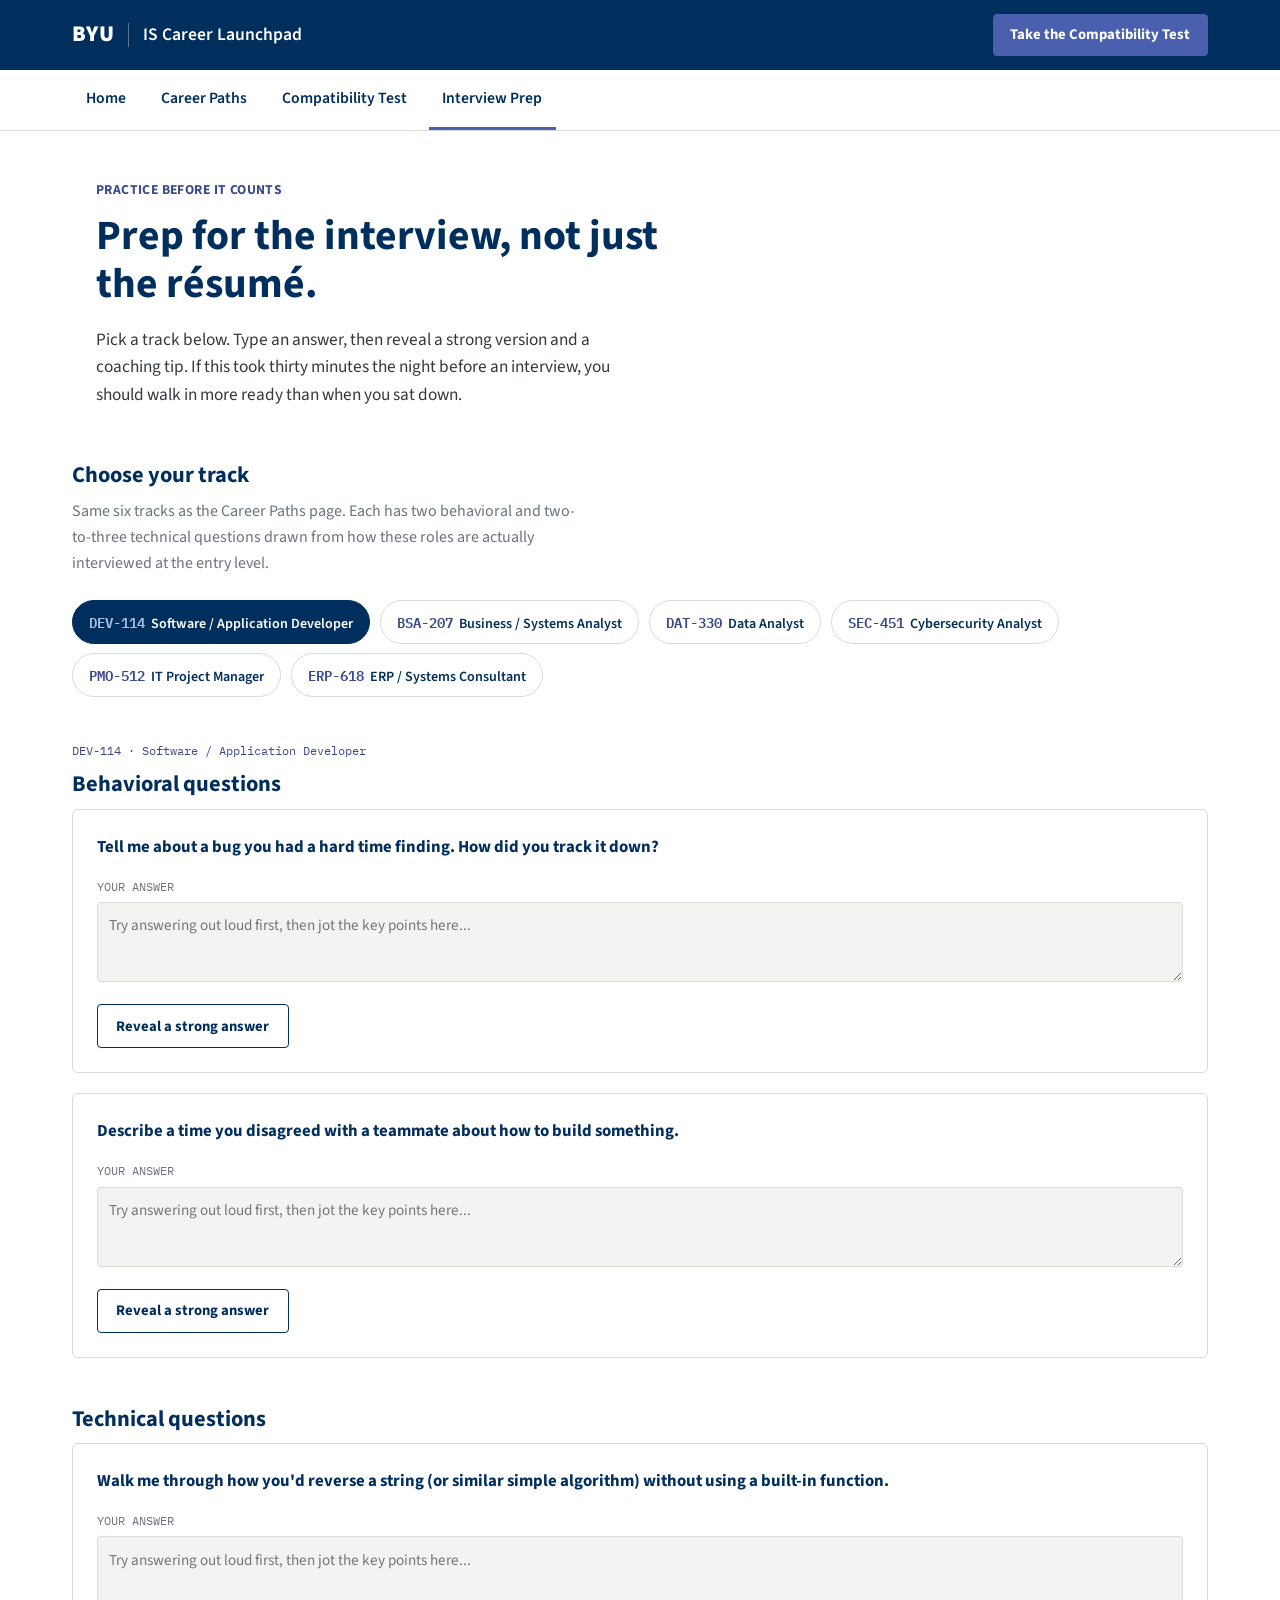
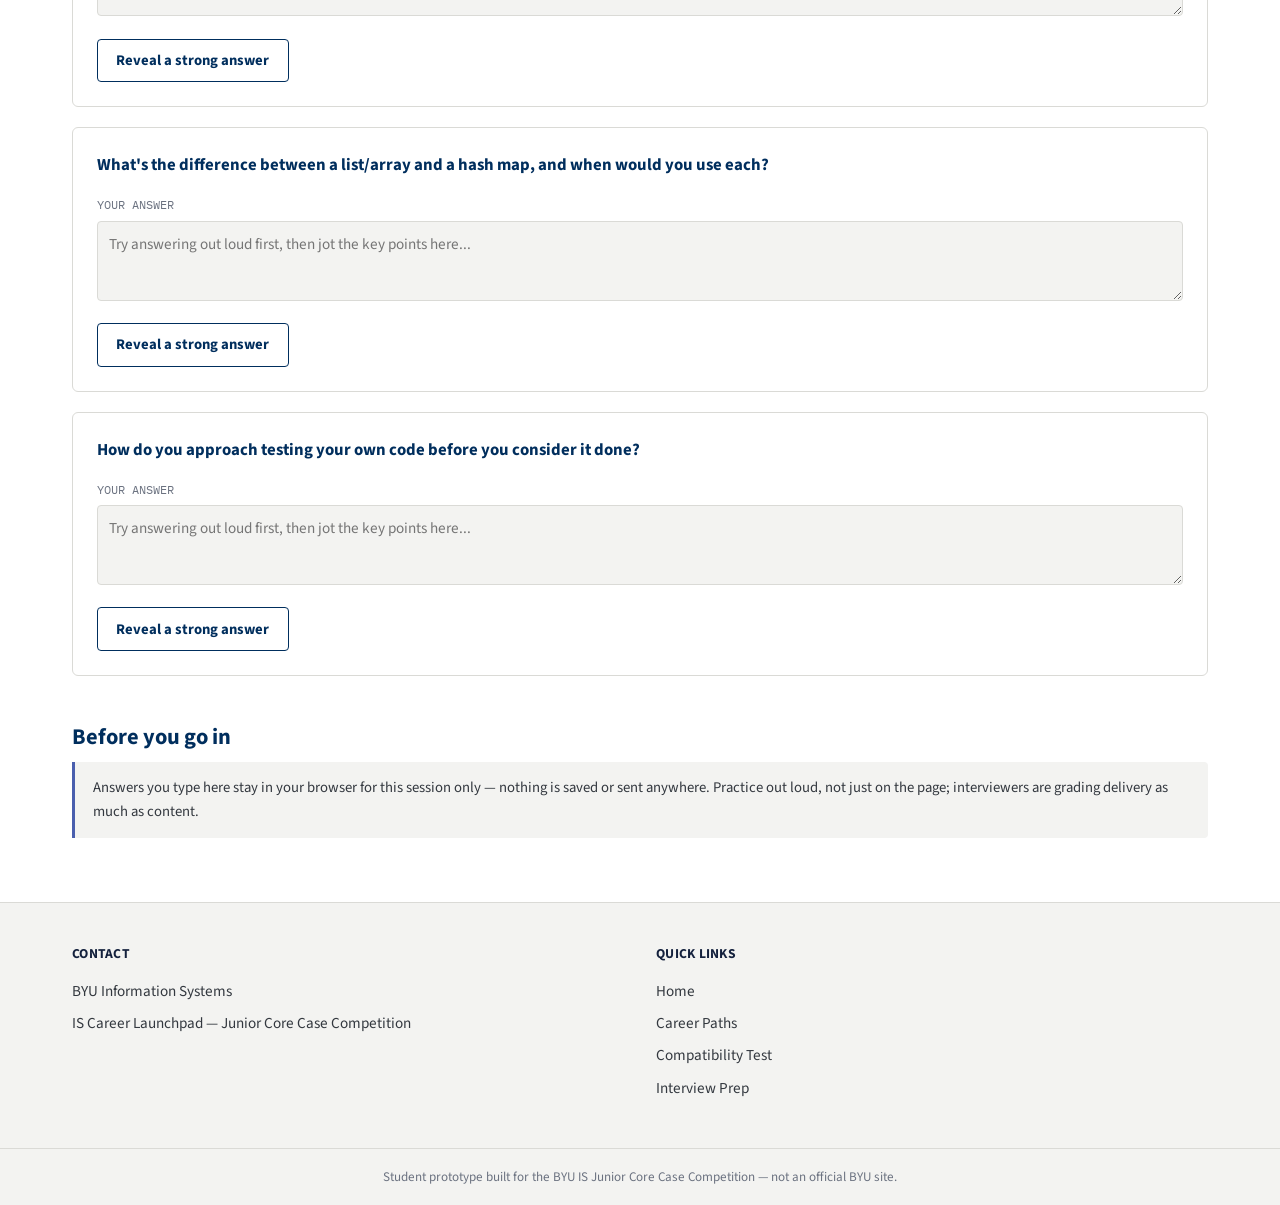
<file: files/interview.html>
<!DOCTYPE html>
<html lang="en">
<head>
<meta charset="UTF-8">
<meta name="viewport" content="width=device-width, initial-scale=1.0">
<title>Interview Prep — IS Career Launchpad</title>
<meta name="description" content="Practice behavioral and technical interview questions for six IS career tracks, with model answers and coaching tips.">
<link rel="stylesheet" href="styles.css">
</head>
<body>
<a class="skip-link" href="#main">Skip to content</a>

<header class="site-header-top">
  <div class="top-inner">
    <a class="brand" href="index.html">
      <span class="brand-mark">BYU</span>
      <span class="brand-divider"></span>
      <span class="brand-name">IS Career Launchpad</span>
    </a>
    <a class="top-cta" href="compatibility.html">Take the Compatibility Test</a>
  </div>
</header>
<nav class="site-header-nav" aria-label="Primary">
  <div class="nav-inner">
    <a href="index.html">Home</a>
    <a href="careers.html">Career Paths</a>
    <a href="compatibility.html">Compatibility Test</a>
    <a href="interview.html" aria-current="page">Interview Prep</a>
  </div>
</nav>

<main id="main">
  <div class="page-hero">
    <p class="eyebrow">PRACTICE BEFORE IT COUNTS</p>
    <h1>Prep for the interview, not just the résumé.</h1>
    <p class="lede">Pick a track below. Type an answer, then reveal a strong version and a coaching tip. If this took thirty minutes the night before an interview, you should walk in more ready than when you sat down.</p>
  </div>

  <section aria-labelledby="track-title">
    <h2 id="track-title" class="section-title">Choose your track</h2>
    <p class="section-sub">Same six tracks as the Career Paths page. Each has two behavioral and two-to-three technical questions drawn from how these roles are actually interviewed at the entry level.</p>
    <div class="track-picker" id="track-picker" role="tablist" aria-label="Career track"></div>
  </section>

  <section aria-labelledby="behavioral-title">
    <p class="q-track-label mono" id="track-label"></p>
    <h2 id="behavioral-title" class="section-title">Behavioral questions</h2>
    <div id="behavioral-list"></div>
  </section>

  <section aria-labelledby="technical-title">
    <h2 id="technical-title" class="section-title">Technical questions</h2>
    <div id="technical-list"></div>
  </section>

  <section aria-labelledby="mock-tip-title">
    <h2 id="mock-tip-title" class="section-title">Before you go in</h2>
    <div class="notice">
      Answers you type here stay in your browser for this session only — nothing is saved or sent anywhere. Practice out loud, not just on the page; interviewers are grading delivery as much as content.
    </div>
  </section>
</main>

<footer class="site-footer">
  <div class="footer-inner">
    <div>
      <h4>Contact</h4>
      <p>BYU Information Systems</p>
      <p>IS Career Launchpad — Junior Core Case Competition</p>
    </div>
    <div>
      <h4>Quick Links</h4>
      <a href="index.html">Home</a>
      <a href="careers.html">Career Paths</a>
      <a href="compatibility.html">Compatibility Test</a>
      <a href="interview.html">Interview Prep</a>
    </div>
  </div>
  <div class="footer-bottom">Student prototype built for the BYU IS Junior Core Case Competition — not an official BYU site.</div>
</footer>

<script src="data.js"></script>
<script>
  const picker = document.getElementById('track-picker');
  const trackLabel = document.getElementById('track-label');
  const behavioralList = document.getElementById('behavioral-list');
  const technicalList = document.getElementById('technical-list');

  function buildQuestionCard(item, idx, prefix) {
    const card = document.createElement('div');
    card.className = 'q-card';
    const uid = `${prefix}-${idx}`;
    card.innerHTML = `
      <h4>${item.q}</h4>
      <label class="mono" for="ta-${uid}" style="font-size:0.75rem;color:#6B7280;display:block;margin-bottom:0.4rem;">YOUR ANSWER</label>
      <textarea id="ta-${uid}" placeholder="Try answering out loud first, then jot the key points here..."></textarea>
      <div class="q-actions">
        <button class="btn secondary reveal-btn" type="button" data-target="reveal-${uid}">Reveal a strong answer</button>
        <span class="saved-tag mono" id="saved-${uid}">✓ noted</span>
      </div>
      <div class="reveal" id="reveal-${uid}">
        <p><strong>Strong answer:</strong> ${item.strong}</p>
        <p class="tip"><strong>Tip:</strong> ${item.tip}</p>
      </div>
    `;

    const textarea = card.querySelector('textarea');
    const savedTag = card.querySelector(`#saved-${uid}`);
    let timer;
    textarea.addEventListener('input', () => {
      clearTimeout(timer);
      timer = setTimeout(() => savedTag.classList.add('show'), 500);
    });

    const revealBtn = card.querySelector('.reveal-btn');
    const revealPanel = card.querySelector(`#reveal-${uid}`);
    revealBtn.addEventListener('click', () => {
      const open = revealPanel.classList.toggle('open');
      revealBtn.textContent = open ? 'Hide strong answer' : 'Reveal a strong answer';
    });

    return card;
  }

  function loadTrack(id) {
    const career = CAREERS.find(c => c.id === id);
    const bank = INTERVIEW_BANK[id];

    trackLabel.textContent = `${career.code} · ${career.name}`;

    behavioralList.innerHTML = '';
    bank.behavioral.forEach((item, i) => behavioralList.appendChild(buildQuestionCard(item, i, `${id}-b`)));

    technicalList.innerHTML = '';
    bank.technical.forEach((item, i) => technicalList.appendChild(buildQuestionCard(item, i, `${id}-t`)));

    [...picker.children].forEach(tab => {
      tab.setAttribute('aria-selected', String(tab.dataset.id === id));
    });
  }

  CAREERS.forEach(career => {
    const tab = document.createElement('button');
    tab.type = 'button';
    tab.className = 'track-tab';
    tab.role = 'tab';
    tab.dataset.id = career.id;
    tab.setAttribute('aria-selected', 'false');
    tab.innerHTML = `<span class="mono">${career.code}</span>${career.name}`;
    tab.addEventListener('click', () => loadTrack(career.id));
    picker.appendChild(tab);
  });

  const params = new URLSearchParams(location.search);
  const requested = params.get('career');
  const startId = CAREERS.some(c => c.id === requested) ? requested : CAREERS[0].id;
  loadTrack(startId);
</script>
</body>
</html>
</file>
<file: files/styles.css>
@import url('https://fonts.googleapis.com/css2?family=Source+Sans+3:wght@400;600;700;900&family=IBM+Plex+Mono:wght@500;600&display=swap');

:root {
  --navy: #002E5D;
  --navy-deep: #001F42;
  --royal: #4A5FAE;
  --royal-deep: #3A4A8C;
  --white: #FFFFFF;
  --gray-bg: #F3F3F1;
  --gray-line: #DADAD6;
  --ink: #14213D;
  --body-text: #33383F;
  --muted: #6B7280;
  --max-w: 74rem;
  --radius: 4px;
}

* { box-sizing: border-box; }
html { scroll-behavior: smooth; }

body {
  margin: 0;
  background: var(--white);
  color: var(--body-text);
  font-family: 'Source Sans 3', 'Segoe UI', sans-serif;
  line-height: 1.6;
  -webkit-font-smoothing: antialiased;
}

.mono { font-family: 'IBM Plex Mono', ui-monospace, monospace; }
a { color: inherit; }
img, svg { display: block; max-width: 100%; }

.skip-link {
  position: absolute; left: -999px; top: 0;
  background: var(--royal); color: var(--white);
  padding: 0.6rem 1rem; z-index: 200;
}
.skip-link:focus { left: 1rem; top: 1rem; }

/* ---------- header ---------- */
.site-header-top {
  background: var(--navy);
  color: var(--white);
}

.top-inner {
  max-width: var(--max-w);
  margin: 0 auto;
  padding: 0.85rem 1.5rem;
  display: flex;
  align-items: center;
  gap: 1rem;
  flex-wrap: wrap;
}

.brand {
  display: flex;
  align-items: center;
  gap: 0.85rem;
  text-decoration: none;
  color: var(--white);
  margin-right: auto;
}

.brand-mark {
  font-weight: 900;
  font-size: 1.4rem;
  letter-spacing: 0.02em;
}

.brand-divider {
  width: 1px;
  height: 1.5rem;
  background: rgba(255,255,255,0.35);
}

.brand-name {
  font-weight: 600;
  font-size: 1.1rem;
}

.top-cta {
  background: var(--royal);
  color: var(--white);
  font-weight: 700;
  font-size: 0.92rem;
  padding: 0.6rem 1.1rem;
  border-radius: var(--radius);
  text-decoration: none;
  white-space: nowrap;
  border: none;
  transition: background 0.15s ease;
}
.top-cta:hover, .top-cta:focus-visible { background: var(--royal-deep); }

.site-header-nav {
  background: var(--white);
  border-bottom: 1px solid var(--gray-line);
}

.nav-inner {
  max-width: var(--max-w);
  margin: 0 auto;
  padding: 0 1.5rem;
  display: flex;
  gap: 0.5rem;
  flex-wrap: wrap;
}

.nav-inner a {
  display: inline-block;
  padding: 1rem 0.85rem;
  text-decoration: none;
  color: var(--navy);
  font-weight: 600;
  font-size: 0.98rem;
  border-bottom: 3px solid transparent;
}

.nav-inner a:hover, .nav-inner a:focus-visible {
  border-bottom-color: var(--gray-line);
}

.nav-inner a[aria-current="page"] {
  border-bottom-color: var(--royal);
}

/* ---------- shared layout ---------- */
main { max-width: var(--max-w); margin: 0 auto; padding: 0 1.5rem 4rem; }
main.full-bleed { max-width: none; padding: 0; }

.page-hero {
  max-width: var(--max-w);
  margin: 0 auto;
  padding: 3rem 1.5rem 2rem;
}

.page-hero .eyebrow {
  color: var(--royal-deep);
  font-weight: 700;
  font-size: 0.85rem;
  letter-spacing: 0.03em;
  margin: 0 0 0.75rem;
}

.page-hero h1 {
  font-size: clamp(1.9rem, 4vw, 2.6rem);
  color: var(--navy);
  line-height: 1.15;
  margin: 0 0 1rem;
  max-width: 26ch;
}

.page-hero p.lede {
  max-width: 58ch;
  font-size: 1.08rem;
  color: var(--body-text);
}

section + section { margin-top: 2.75rem; }

h2.section-title {
  font-size: 1.4rem;
  color: var(--navy);
  margin: 0 0 0.35rem;
}

.section-sub {
  color: var(--muted);
  margin: 0 0 1.5rem;
  max-width: 64ch;
}

/* ---------- buttons ---------- */
.btn {
  display: inline-flex;
  align-items: center;
  gap: 0.4rem;
  font-family: inherit;
  font-weight: 700;
  font-size: 0.92rem;
  padding: 0.65rem 1.15rem;
  border-radius: var(--radius);
  text-decoration: none;
  border: 1px solid var(--navy);
  background: var(--navy);
  color: var(--white);
  cursor: pointer;
  transition: background 0.15s ease, color 0.15s ease;
}
.btn:hover, .btn:focus-visible { background: var(--navy-deep); }

.btn.secondary {
  background: var(--white);
  color: var(--navy);
  border-color: var(--navy);
}
.btn.secondary:hover, .btn.secondary:focus-visible { background: var(--gray-bg); }

.btn.royal {
  background: var(--royal);
  border-color: var(--royal-deep);
}
.btn.royal:hover, .btn.royal:focus-visible { background: var(--royal-deep); }

.btn:disabled { opacity: 0.45; cursor: not-allowed; }

/* ---------- notice ---------- */
.notice {
  border-left: 3px solid var(--royal);
  background: var(--gray-bg);
  padding: 0.9rem 1.1rem;
  font-size: 0.92rem;
  color: var(--body-text);
  border-radius: 0 var(--radius) var(--radius) 0;
}

/* ================= HOME PAGE ================= */
.home-intro {
  max-width: var(--max-w);
  margin: 0 auto;
  padding: 3.25rem 1.5rem 1rem;
}

.home-intro .eyebrow {
  color: var(--royal-deep);
  font-weight: 700;
  font-size: 0.85rem;
  letter-spacing: 0.03em;
  margin: 0 0 0.75rem;
}

.home-intro h1 {
  font-size: clamp(2.1rem, 5vw, 3.1rem);
  color: var(--navy);
  line-height: 1.12;
  margin: 0 0 1rem;
  max-width: 22ch;
}

.home-intro p.lede {
  max-width: 58ch;
  font-size: 1.12rem;
  color: var(--body-text);
}

/* scroll showcase */
.showcase {
  position: relative;
  height: 300vh;
}

.showcase-sticky {
  position: sticky;
  top: 0;
  height: 100vh;
  overflow: hidden;
}

.showcase-slide {
  position: absolute;
  inset: 0;
  display: flex;
  align-items: center;
  text-decoration: none;
  color: var(--white);
  opacity: 0;
  pointer-events: none;
  transition: opacity 0.6s ease;
}

.showcase-slide.active {
  opacity: 1;
  pointer-events: auto;
}

.showcase-slide .slide-bg {
  position: absolute;
  inset: 0;
  z-index: 0;
}

.showcase-slide .slide-bg svg {
  position: absolute;
  inset: 0;
  width: 100%;
  height: 100%;
}

.showcase-slide .slide-content {
  position: relative;
  z-index: 1;
  max-width: var(--max-w);
  margin: 0 auto;
  padding: 0 1.5rem;
  width: 100%;
}

.showcase-slide .slide-content > div {
  max-width: 34rem;
}

.slide-index {
  font-family: 'IBM Plex Mono', monospace;
  font-size: 0.8rem;
  color: rgba(255,255,255,0.75);
  margin: 0 0 0.75rem;
}

.showcase-slide h2 {
  font-size: clamp(1.8rem, 4vw, 2.6rem);
  margin: 0 0 0.85rem;
  line-height: 1.15;
}

.showcase-slide p {
  font-size: 1.05rem;
  color: rgba(255,255,255,0.88);
  max-width: 42ch;
  margin: 0 0 1.5rem;
}

.slide-cta {
  display: inline-flex;
  align-items: center;
  gap: 0.5rem;
  font-weight: 700;
  font-size: 1rem;
  color: var(--navy);
  background: var(--white);
  padding: 0.75rem 1.3rem;
  border-radius: var(--radius);
}

.showcase-dots {
  position: absolute;
  right: 1.75rem;
  top: 50%;
  transform: translateY(-50%);
  z-index: 2;
  display: flex;
  flex-direction: column;
  gap: 0.9rem;
}

.showcase-dots button {
  width: 0.65rem;
  height: 0.65rem;
  border-radius: 50%;
  border: 1.5px solid rgba(255,255,255,0.7);
  background: transparent;
  padding: 0;
  cursor: pointer;
}

.showcase-dots button.active {
  background: var(--white);
}

.showcase-scroll-hint {
  position: absolute;
  bottom: 1.75rem;
  left: 50%;
  transform: translateX(-50%);
  z-index: 2;
  color: rgba(255,255,255,0.75);
  font-family: 'IBM Plex Mono', monospace;
  font-size: 0.75rem;
  letter-spacing: 0.03em;
}

.showcase-sentinels {
  position: absolute;
  inset: 0;
  display: flex;
  flex-direction: column;
  z-index: -1;
}

.showcase-sentinels .sentinel { flex: 1 1 0; }

@media (max-width: 700px) {
  .showcase { height: 240vh; }
  .showcase-dots { right: 1rem; }
}

/* home: below-fold quick links */
.home-quicklinks {
  max-width: var(--max-w);
  margin: 0 auto;
  padding: 3rem 1.5rem 3.5rem;
}

.quicklink-grid {
  display: grid;
  grid-template-columns: repeat(auto-fit, minmax(220px, 1fr));
  gap: 1.25rem;
}

.quicklink-card {
  border: 1px solid var(--gray-line);
  border-radius: 6px;
  padding: 1.5rem;
  text-decoration: none;
  color: var(--body-text);
  display: block;
  transition: border-color 0.15s ease, box-shadow 0.15s ease;
}

.quicklink-card:hover, .quicklink-card:focus-visible {
  border-color: var(--royal);
  box-shadow: 0 6px 18px -12px rgba(0,46,93,0.3);
}

.quicklink-card h3 {
  color: var(--navy);
  font-size: 1.1rem;
  margin: 0 0 0.5rem;
}

.quicklink-card p { margin: 0; font-size: 0.95rem; color: var(--muted); }

/* ---------- career paths list ---------- */
.paths-list {
  border: 1px solid var(--gray-line);
  border-radius: 6px;
  overflow: hidden;
}

.path-row {
  display: grid;
  grid-template-columns: 5.5rem 1fr 8rem;
  gap: 0.9rem;
  align-items: center;
  padding: 1.1rem 1.35rem;
  border-bottom: 1px solid var(--gray-line);
  cursor: pointer;
  background: var(--white);
  border-left: none; border-right: none; border-top: none;
  width: 100%;
  text-align: left;
  color: inherit;
  font: inherit;
  transition: background 0.15s ease;
}
.path-row:last-of-type { border-bottom: none; }

.path-row:hover, .path-row:focus-visible { background: var(--gray-bg); }

.path-row .track-id {
  font-family: 'IBM Plex Mono', monospace;
  font-size: 0.78rem;
  color: var(--royal-deep);
}

.path-row .name { font-weight: 700; color: var(--navy); font-size: 1.02rem; }
.path-row .name span {
  display: block; font-weight: 400; color: var(--muted); font-size: 0.85rem; margin-top: 0.15rem;
}

.path-row .caret {
  text-align: right;
  color: var(--muted);
  transition: transform 0.15s ease;
}
.path-row[aria-expanded="true"] .caret { transform: rotate(90deg); color: var(--royal); }

.path-detail {
  background: var(--gray-bg);
  border-bottom: 1px solid var(--gray-line);
  max-height: 0;
  overflow: hidden;
  transition: max-height 0.25s ease;
}
.path-detail.open { max-height: 1400px; padding: 1.5rem 1.5rem 2rem; }

.path-detail-grid {
  display: grid;
  grid-template-columns: repeat(auto-fit, minmax(220px, 1fr));
  gap: 1.5rem;
  margin-bottom: 1.25rem;
}

.path-detail h4 {
  font-size: 0.82rem;
  letter-spacing: 0.02em;
  color: var(--royal-deep);
  margin: 0 0 0.6rem;
  text-transform: uppercase;
}

.path-detail ul { margin: 0; padding-left: 1.1rem; }
.path-detail li { margin-bottom: 0.4rem; }

.path-detail .salary-line {
  display: inline-block;
  background: var(--navy);
  color: var(--white);
  padding: 0.4rem 0.75rem;
  border-radius: var(--radius);
  font-size: 0.88rem;
  font-weight: 600;
  margin-bottom: 1.25rem;
}

.detail-actions { display: flex; gap: 0.75rem; flex-wrap: wrap; }

@media (max-width: 640px) {
  .path-row { grid-template-columns: 1fr auto; grid-template-areas: "id caret" "name name"; row-gap: 0.3rem; }
  .path-row .track-id { grid-area: id; }
  .path-row .caret { grid-area: caret; }
  .path-row .name { grid-area: name; }
}

/* ---------- compatibility quiz ---------- */
.quiz-shell {
  background: var(--gray-bg);
  border: 1px solid var(--gray-line);
  border-radius: 8px;
  padding: 2rem;
}

.quiz-progress {
  font-family: 'IBM Plex Mono', monospace;
  font-size: 0.78rem;
  color: var(--royal-deep);
  margin-bottom: 0.5rem;
}

.progress-track {
  height: 5px;
  background: var(--gray-line);
  border-radius: 3px;
  margin-bottom: 1.75rem;
  overflow: hidden;
}
.progress-fill { height: 100%; background: var(--royal); width: 0%; transition: width 0.2s ease; }

.quiz-q { font-size: 1.3rem; color: var(--navy); margin: 0 0 1.25rem; max-width: 40ch; }

.quiz-options { display: grid; gap: 0.6rem; margin-bottom: 1.75rem; }

.quiz-option {
  display: block; width: 100%; text-align: left;
  background: var(--white);
  border: 1px solid var(--gray-line);
  color: var(--body-text);
  padding: 0.85rem 1rem;
  border-radius: var(--radius);
  font-family: inherit;
  font-size: 0.98rem;
  cursor: pointer;
  transition: border-color 0.15s ease, background 0.15s ease;
}
.quiz-option:hover, .quiz-option:focus-visible { border-color: var(--royal); }
.quiz-option.selected {
  background: var(--royal);
  color: var(--white);
  border-color: var(--royal-deep);
  font-weight: 700;
}

.quiz-nav { display: flex; justify-content: space-between; align-items: center; }

.result-card {
  background: var(--white);
  border: 1px solid var(--gray-line);
  border-radius: 8px;
  overflow: hidden;
  display: grid;
  grid-template-columns: 1fr auto;
}
.result-main { padding: 1.75rem; }
.result-side {
  background: var(--navy);
  color: var(--white);
  padding: 1.75rem 1.5rem;
  border-left: 1px solid var(--gray-line);
  display: flex; flex-direction: column; justify-content: center; gap: 0.4rem;
  min-width: 11rem;
}
.result-label {
  font-family: 'IBM Plex Mono', monospace;
  font-size: 0.72rem;
  color: var(--royal-deep);
  letter-spacing: 0.02em;
  margin: 0 0 0.3rem;
  text-transform: uppercase;
}
.result-main h3 { font-size: 1.6rem; color: var(--navy); margin: 0 0 0.35rem; }
.result-runner { margin-top: 1.25rem; padding-top: 1.1rem; border-top: 1px solid var(--gray-line); font-size: 0.9rem; color: var(--muted); }

@media (max-width: 640px) {
  .result-card { grid-template-columns: 1fr; }
  .result-side { border-left: none; border-top: 1px solid var(--gray-line); }
}

/* ---------- interview prep ---------- */
.track-picker { display: flex; flex-wrap: wrap; gap: 0.6rem; margin-bottom: 2rem; }

.track-tab {
  background: var(--white);
  color: var(--navy);
  border: 1px solid var(--gray-line);
  border-radius: 999px;
  padding: 0.55rem 1rem;
  font-family: inherit;
  font-weight: 600;
  font-size: 0.88rem;
  cursor: pointer;
}
.track-tab .mono { color: var(--royal-deep); margin-right: 0.4rem; }
.track-tab[aria-selected="true"] { background: var(--navy); color: var(--white); border-color: var(--navy); }
.track-tab[aria-selected="true"] .mono { color: #A9C0E8; }
.track-tab:hover, .track-tab:focus-visible { border-color: var(--royal); }

.q-track-label {
  font-family: 'IBM Plex Mono', monospace;
  font-size: 0.78rem;
  color: var(--royal-deep);
  margin-bottom: 0.4rem;
}

.q-card {
  background: var(--white);
  border: 1px solid var(--gray-line);
  border-radius: 6px;
  padding: 1.5rem;
  margin-bottom: 1.25rem;
}
.q-card h4 { font-size: 1.05rem; color: var(--navy); margin: 0 0 1rem; }

.q-card textarea {
  width: 100%;
  min-height: 5rem;
  border: 1px solid var(--gray-line);
  border-radius: var(--radius);
  padding: 0.7rem;
  font-family: inherit;
  font-size: 0.95rem;
  resize: vertical;
  background: var(--gray-bg);
}
.q-card textarea:focus-visible { outline: 2px solid var(--royal); outline-offset: 1px; }

.q-actions { display: flex; gap: 0.6rem; margin-top: 0.85rem; align-items: center; flex-wrap: wrap; }

.reveal {
  margin-top: 1rem;
  padding: 1rem 1.1rem;
  background: var(--gray-bg);
  border-left: 3px solid var(--royal);
  border-radius: 0 var(--radius) var(--radius) 0;
  display: none;
}
.reveal.open { display: block; }
.reveal p { margin: 0 0 0.6rem; }
.reveal .tip { font-size: 0.85rem; color: var(--muted); margin: 0; }

.saved-tag { font-family: 'IBM Plex Mono', monospace; font-size: 0.75rem; color: var(--royal-deep); display: none; }
.saved-tag.show { display: inline; }

/* ---------- team strip ---------- */
.team-strip { display: grid; grid-template-columns: repeat(auto-fit, minmax(220px, 1fr)); gap: 1rem; }
.team-card { background: var(--gray-bg); border: 1px solid var(--gray-line); border-radius: 6px; padding: 1.1rem 1.25rem; }
.team-card .role {
  font-family: 'IBM Plex Mono', monospace;
  font-size: 0.72rem;
  color: var(--royal-deep);
  display: block;
  margin-bottom: 0.3rem;
}

/* ---------- footer ---------- */
.site-footer {
  background: var(--gray-bg);
  border-top: 1px solid var(--gray-line);
}

.footer-inner {
  max-width: var(--max-w);
  margin: 0 auto;
  padding: 2.5rem 1.5rem;
  display: grid;
  grid-template-columns: repeat(auto-fit, minmax(200px, 1fr));
  gap: 2rem;
}

.footer-inner h4 {
  font-size: 0.85rem;
  letter-spacing: 0.02em;
  text-transform: uppercase;
  color: var(--ink);
  margin: 0 0 0.9rem;
}

.footer-inner p, .footer-inner a {
  display: block;
  margin: 0 0 0.5rem;
  color: var(--body-text);
  text-decoration: none;
  font-size: 0.95rem;
}

.footer-inner a:hover { color: var(--royal); text-decoration: underline; }

.footer-bottom {
  border-top: 1px solid var(--gray-line);
  text-align: center;
  padding: 1.1rem 1.5rem;
  font-size: 0.82rem;
  color: var(--muted);
}

@media (prefers-reduced-motion: reduce) {
  * { transition: none !important; scroll-behavior: auto !important; }
}
</file>
<file: styles.css>
/* 2. Update styles.css
Replace the .showcase section in styles.css with native scroll snapping CSS:

CSS

apparently 
*/


@import url('https://fonts.googleapis.com/css2?family=Source+Sans+3:wght@400;600;700;900&family=IBM+Plex+Mono:wght@500;600&display=swap');

:root {
  --navy: #002E5D;
  --navy-deep: #001F42;
  --royal: #1B46B3;
  --royal-deep: #3265B1;
  --white: #FFFFFF;
  --gray-bg: #F3F3F1;
  --gray-line: #DADAD6;
  --ink: #14213D;
  --body-text: #33383F;
  --muted: #6B7280;
  --max-w: 74rem;
  --radius: 4px;
}

* { box-sizing: border-box; }
html { scroll-behavior: smooth; }

body {
  margin: 0;
  background: var(--white);
  color: var(--body-text);
  font-family: 'Source Sans 3', 'Segoe UI', sans-serif;
  line-height: 1.6;
  -webkit-font-smoothing: antialiased;
}

.mono { font-family: 'IBM Plex Mono', ui-monospace, monospace; }
a { color: inherit; }
img, svg { display: block; max-width: 100%; }

.skip-link {
  position: absolute; left: -999px; top: 0;
  background: var(--royal); color: var(--white);
  padding: 0.6rem 1rem; z-index: 200;
}
.skip-link:focus { left: 1rem; top: 1rem; }

/* ---------- header ---------- */
.site-header-top {
  background: var(--navy);
  color: var(--white);
}

.top-inner {
  max-width: var(--max-w);
  margin: 0 auto;
  padding: 0.85rem 1.5rem;
  display: flex;
  align-items: center;
  gap: 1rem;
  flex-wrap: wrap;
}

.brand {
  display: flex;
  align-items: center;
  gap: 0.85rem;
  text-decoration: none;
  color: var(--white);
  margin-right: auto;
}

.brand-logo {
  width: 2.75rem;
  height: 1.35rem;
  object-fit: contain;
}

.brand-divider {
  width: 1px;
  height: 1.5rem;
  background: rgba(255,255,255,0.35);
}

.brand-name {
  font-weight: 600;
  font-size: 1.1rem;
}

.top-cta {
  background: var(--royal);
  color: var(--white);
  font-weight: 700;
  font-size: 0.92rem;
  padding: 0.6rem 1.1rem;
  border-radius: var(--radius);
  text-decoration: none;
  white-space: nowrap;
  border: none;
  transition: background 0.15s ease;
}
.top-cta:hover, .top-cta:focus-visible { background: var(--royal-deep); }

.site-header-nav {
  background: var(--white);
  border-bottom: 1px solid var(--gray-line);
}

.nav-inner {
  max-width: var(--max-w);
  margin: 0 auto;
  padding: 0 1.5rem;
  display: flex;
  gap: 0.5rem;
  flex-wrap: wrap;
}

.nav-inner a {
  display: inline-block;
  padding: 1rem 0.85rem;
  text-decoration: none;
  color: var(--navy);
  font-weight: 600;
  font-size: 0.98rem;
  border-bottom: 3px solid transparent;
}

.nav-inner a:hover, .nav-inner a:focus-visible {
  border-bottom-color: var(--gray-line);
}

.nav-inner a[aria-current="page"] {
  border-bottom-color: var(--royal);
}

/* ---------- shared layout ---------- */
main { max-width: var(--max-w); margin: 0 auto; padding: 0 1.5rem 4rem; }
main.full-bleed { max-width: none; padding: 0; }

.page-hero {
  max-width: var(--max-w);
  padding-top: 3rem;
  padding-bottom: 2rem;
  margin: 0 0 1.5rem;
  max-width: 64ch;
}

.page-hero .eyebrow {
  color: var(--royal-deep);
  font-weight: 700;
  font-size: 0.85rem;
  letter-spacing: 0.03em;
  margin: 0 0 0.75rem;
}

.page-hero h1 {
  font-size: clamp(1.9rem, 4vw, 2.6rem);
  color: var(--navy);
  line-height: 1.15;
  margin: 0 0 1rem;
  max-width: 26ch;
}

.page-hero p.lede {
  max-width: 58ch;
  font-size: 1.08rem;
  color: var(--body-text);
}

section + section { margin-top: 2.75rem; }

h2.section-title {
  font-size: 1.4rem;
  color: var(--navy);
  margin: 0 0 0.35rem;
}

.section-sub {
  color: var(--muted);
  margin: 0 0 1.5rem;
  max-width: 64ch;
}

/* ---------- buttons ---------- */
.btn {
  display: inline-flex;
  align-items: center;
  gap: 0.4rem;
  font-family: inherit;
  font-weight: 700;
  font-size: 0.92rem;
  padding: 0.65rem 1.15rem;
  border-radius: var(--radius);
  text-decoration: none;
  border: 1px solid var(--navy);
  background: var(--navy);
  color: var(--white);
  cursor: pointer;
  transition: background 0.15s ease, color 0.15s ease;
}
.btn:hover, .btn:focus-visible { background: var(--navy-deep); }

.btn.secondary {
  background: var(--white);
  color: var(--navy);
  border-color: var(--navy);
}
.btn.secondary:hover, .btn.secondary:focus-visible { background: var(--gray-bg); }

.btn.royal {
  background: var(--royal);
  border-color: var(--royal-deep);
}
.btn.royal:hover, .btn.royal:focus-visible { background: var(--royal-deep); }

.btn:disabled { opacity: 0.45; cursor: not-allowed; }

/* ---------- notice ---------- */
.notice {
  border-left: 3px solid var(--royal);
  background: var(--gray-bg);
  padding: 0.9rem 1.1rem;
  font-size: 0.92rem;
  color: var(--body-text);
  border-radius: 0 var(--radius) var(--radius) 0;
}

/* ================= HOME PAGE ================= */
.home-intro {
  max-width: var(--max-w);
  margin: 0 auto;
  padding: 3.25rem 1.5rem 1rem;
}

.home-intro .eyebrow {
  color: var(--royal-deep);
  font-weight: 700;
  font-size: 0.85rem;
  letter-spacing: 0.03em;
  margin: 0 0 0.75rem;
}

.home-intro h1 {
  font-size: clamp(2.1rem, 5vw, 3.1rem);
  color: var(--navy);
  line-height: 1.12;
  margin: 0 0 1rem;
  max-width: 22ch;
}

.home-intro p.lede {
  max-width: 58ch;
  font-size: 1.12rem;
  color: var(--body-text);
}

/* scroll showcase */
.showcase {
  position: relative;
  height: 300vh;
}

.showcase-sticky {
  position: sticky;
  top: 0;
  height: 100vh;
  overflow: hidden;
}

.showcase-slide {
  position: absolute;
  inset: 0;
  display: flex;
  align-items: center;
  text-decoration: none;
  color: var(--white);
  opacity: 0;
  pointer-events: none;
  transition: opacity 0.6s ease;
}

.showcase-slide.active {
  opacity: 1;
  pointer-events: auto;
}

.showcase-slide .slide-bg {
  position: absolute;
  inset: 0;
  z-index: 0;
}

.showcase-slide .slide-bg svg {
  position: absolute;
  inset: 0;
  width: 100%;
  height: 100%;
}

.showcase-slide .slide-content {
  position: relative;
  z-index: 1;
  max-width: var(--max-w);
  margin: 0 auto;
  padding: 0 1.5rem;
  width: 100%;
}

.showcase-slide .slide-content > div {
  max-width: 34rem;
}

.slide-index {
  font-family: 'IBM Plex Mono', monospace;
  font-size: 0.8rem;
  color: rgba(255,255,255,0.75);
  margin: 0 0 0.75rem;
}

.showcase-slide h2 {
  font-size: clamp(1.8rem, 4vw, 2.6rem);
  margin: 0 0 0.85rem;
  line-height: 1.15;
}

.showcase-slide p {
  font-size: 1.05rem;
  color: rgba(255,255,255,0.88);
  max-width: 42ch;
  margin: 0 0 1.5rem;
}

.slide-cta {
  display: inline-flex;
  align-items: center;
  gap: 0.5rem;
  font-weight: 700;
  font-size: 1rem;
  color: var(--navy);
  background: var(--white);
  padding: 0.75rem 1.3rem;
  border-radius: var(--radius);
}

.showcase-dots {
  position: absolute;
  right: 1.75rem;
  top: 50%;
  transform: translateY(-50%);
  z-index: 2;
  display: flex;
  flex-direction: column;
  gap: 0.9rem;
}

.showcase-dots button {
  width: 0.65rem;
  height: 0.65rem;
  border-radius: 50%;
  border: 1.5px solid rgba(255,255,255,0.7);
  background: transparent;
  padding: 0;
  cursor: pointer;
}

.showcase-dots button.active {
  background: var(--white);
}

.showcase-scroll-hint {
  position: absolute;
  bottom: 1.75rem;
  left: 50%;
  transform: translateX(-50%);
  z-index: 2;
  color: rgba(255,255,255,0.75);
  font-family: 'IBM Plex Mono', monospace;
  font-size: 0.75rem;
  letter-spacing: 0.03em;
}

.showcase-sentinels {
  position: absolute;
  inset: 0;
  display: flex;
  flex-direction: column;
  z-index: -1;
}

.showcase-sentinels .sentinel { flex: 1 1 0; }

@media (max-width: 700px) {
  .showcase { height: 240vh; }
  .showcase-dots { right: 1rem; }
}

/* home: below-fold quick links */
.home-quicklinks {
  max-width: var(--max-w);
  margin: 0 auto;
  padding: 3rem 1.5rem 3.5rem;
}

.quicklink-grid {
  display: grid;
  grid-template-columns: repeat(auto-fit, minmax(220px, 1fr));
  gap: 1.25rem;
}

.quicklink-card {
  border: 1px solid var(--gray-line);
  border-radius: 6px;
  padding: 1.5rem;
  text-decoration: none;
  color: var(--body-text);
  display: block;
  transition: border-color 0.15s ease, box-shadow 0.15s ease;
}

.quicklink-card:hover, .quicklink-card:focus-visible {
  border-color: var(--royal);
  box-shadow: 0 6px 18px -12px rgba(0,46,93,0.3);
}

.quicklink-card h3 {
  color: var(--navy);
  font-size: 1.1rem;
  margin: 0 0 0.5rem;
}

.quicklink-card p { margin: 0; font-size: 0.95rem; color: var(--muted); }

/* ---------- career paths list ---------- */
.paths-list {
  border: 1px solid var(--gray-line);
  border-radius: 6px;
  overflow: hidden;
}

.path-row {
  display: grid;
  grid-template-columns: 5.5rem 1fr 8rem;
  gap: 0.9rem;
  align-items: center;
  padding: 1.1rem 1.35rem;
  border-bottom: 1px solid var(--gray-line);
  cursor: pointer;
  background: var(--white);
  border-left: none; border-right: none; border-top: none;
  width: 100%;
  text-align: left;
  color: inherit;
  font: inherit;
  transition: background 0.15s ease;
}
.path-row:last-of-type { border-bottom: none; }

.path-row:hover, .path-row:focus-visible { background: var(--gray-bg); }

.path-row .track-id {
  font-family: 'IBM Plex Mono', monospace;
  font-size: 0.78rem;
  color: var(--royal-deep);
}

.path-row .name { font-weight: 700; color: var(--navy); font-size: 1.02rem; }
.path-row .name span {
  display: block; font-weight: 400; color: var(--muted); font-size: 0.85rem; margin-top: 0.15rem;
}

.path-row .caret {
  text-align: right;
  color: var(--muted);
  transition: transform 0.15s ease;
}
.path-row[aria-expanded="true"] .caret { transform: rotate(90deg); color: var(--royal); }

.path-detail {
  background: var(--gray-bg);
  border-bottom: 1px solid var(--gray-line);
  max-height: 0;
  overflow: hidden;
  transition: max-height 0.25s ease;
}
.path-detail.open { max-height: 1400px; padding: 1.5rem 1.5rem 2rem; }

.path-detail-grid {
  display: grid;
  grid-template-columns: repeat(auto-fit, minmax(220px, 1fr));
  gap: 1.5rem;
  margin-bottom: 1.25rem;
}

.path-detail h4 {
  font-size: 0.82rem;
  letter-spacing: 0.02em;
  color: var(--royal-deep);
  margin: 0 0 0.6rem;
  text-transform: uppercase;
}

.path-detail ul { margin: 0; padding-left: 1.1rem; }
.path-detail li { margin-bottom: 0.4rem; }

.path-detail .salary-line {
  display: inline-block;
  background: var(--navy);
  color: var(--white);
  padding: 0.4rem 0.75rem;
  border-radius: var(--radius);
  font-size: 0.88rem;
  font-weight: 600;
  margin-bottom: 1.25rem;
}

.detail-actions { display: flex; gap: 0.75rem; flex-wrap: wrap; }

@media (max-width: 640px) {
  .path-row { grid-template-columns: 1fr auto; grid-template-areas: "id caret" "name name"; row-gap: 0.3rem; }
  .path-row .track-id { grid-area: id; }
  .path-row .caret { grid-area: caret; }
  .path-row .name { grid-area: name; }
}

/* ---------- compatibility quiz ---------- */
.quiz-shell {
  background: var(--gray-bg);
  border: 1px solid var(--gray-line);
  border-radius: 8px;
  padding: 2rem;
}

.quiz-progress {
  font-family: 'IBM Plex Mono', monospace;
  font-size: 0.78rem;
  color: var(--royal-deep);
  margin-bottom: 0.5rem;
}

.progress-track {
  height: 5px;
  background: var(--gray-line);
  border-radius: 3px;
  margin-bottom: 1.75rem;
  overflow: hidden;
}
.progress-fill { height: 100%; background: var(--royal); width: 0%; transition: width 0.2s ease; }

.quiz-q { font-size: 1.3rem; color: var(--navy); margin: 0 0 1.25rem; max-width: 40ch; }

.quiz-options { display: grid; gap: 0.6rem; margin-bottom: 1.75rem; }

.quiz-option {
  display: block; width: 100%; text-align: left;
  background: var(--white);
  border: 1px solid var(--gray-line);
  color: var(--body-text);
  padding: 0.85rem 1rem;
  border-radius: var(--radius);
  font-family: inherit;
  font-size: 0.98rem;
  cursor: pointer;
  transition: border-color 0.15s ease, background 0.15s ease;
}
.quiz-option:hover, .quiz-option:focus-visible { border-color: var(--royal); }
.quiz-option.selected {
  background: var(--royal);
  color: var(--white);
  border-color: var(--royal-deep);
  font-weight: 700;
}

.quiz-nav { display: flex; justify-content: space-between; align-items: center; }

.result-card {
  background: var(--white);
  border: 1px solid var(--gray-line);
  border-radius: 8px;
  overflow: hidden;
  display: grid;
  grid-template-columns: 1fr auto;
}
.result-main { padding: 1.75rem; }
.result-side {
  background: var(--navy);
  color: var(--white);
  padding: 1.75rem 1.5rem;
  border-left: 1px solid var(--gray-line);
  display: flex; flex-direction: column; justify-content: center; gap: 0.4rem;
  min-width: 11rem;
}
.result-label {
  font-family: 'IBM Plex Mono', monospace;
  font-size: 0.72rem;
  color: var(--royal-deep);
  letter-spacing: 0.02em;
  margin: 0 0 0.3rem;
  text-transform: uppercase;
}
.result-main h3 { font-size: 1.6rem; color: var(--navy); margin: 0 0 0.35rem; }
.result-runner { margin-top: 1.25rem; padding-top: 1.1rem; border-top: 1px solid var(--gray-line); font-size: 0.9rem; color: var(--muted); }

@media (max-width: 640px) {
  .result-card { grid-template-columns: 1fr; }
  .result-side { border-left: none; border-top: 1px solid var(--gray-line); }
}

/* ---------- interview prep ---------- */
.track-picker { display: flex; flex-wrap: wrap; gap: 0.6rem; margin-bottom: 2rem; }

.track-tab {
  background: var(--white);
  color: var(--navy);
  border: 1px solid var(--gray-line);
  border-radius: 999px;
  padding: 0.55rem 1rem;
  font-family: inherit;
  font-weight: 600;
  font-size: 0.88rem;
  cursor: pointer;
}
.track-tab .mono { color: var(--royal-deep); margin-right: 0.4rem; }
.track-tab[aria-selected="true"] { background: var(--navy); color: var(--white); border-color: var(--navy); }
.track-tab[aria-selected="true"] .mono { color: #A9C0E8; }
.track-tab:hover, .track-tab:focus-visible { border-color: var(--royal); }

.q-track-label {
  font-family: 'IBM Plex Mono', monospace;
  font-size: 0.78rem;
  color: var(--royal-deep);
  margin-bottom: 0.4rem;
}

.q-card {
  background: var(--white);
  border: 1px solid var(--gray-line);
  border-radius: 6px;
  padding: 1.5rem;
  margin-bottom: 1.25rem;
}
.q-card h4 { font-size: 1.05rem; color: var(--navy); margin: 0 0 1rem; }

.q-card textarea {
  width: 100%;
  min-height: 5rem;
  border: 1px solid var(--gray-line);
  border-radius: var(--radius);
  padding: 0.7rem;
  font-family: inherit;
  font-size: 0.95rem;
  resize: vertical;
  background: var(--gray-bg);
}
.q-card textarea:focus-visible { outline: 2px solid var(--royal); outline-offset: 1px; }

.q-actions { display: flex; gap: 0.6rem; margin-top: 0.85rem; align-items: center; flex-wrap: wrap; }

.reveal {
  margin-top: 1rem;
  padding: 1rem 1.1rem;
  background: var(--gray-bg);
  border-left: 3px solid var(--royal);
  border-radius: 0 var(--radius) var(--radius) 0;
  display: none;
}
.reveal.open { display: block; }
.reveal p { margin: 0 0 0.6rem; }
.reveal .tip { font-size: 0.85rem; color: var(--muted); margin: 0; }

.saved-tag { font-family: 'IBM Plex Mono', monospace; font-size: 0.75rem; color: var(--royal-deep); display: none; }
.saved-tag.show { display: inline; }

/* ---------- team strip ---------- */
.team-strip { display: grid; grid-template-columns: repeat(auto-fit, minmax(220px, 1fr)); gap: 1rem; }
.team-card { background: var(--gray-bg); border: 1px solid var(--gray-line); border-radius: 6px; padding: 1.1rem 1.25rem; }
.team-card .role {
  font-family: 'IBM Plex Mono', monospace;
  font-size: 0.72rem;
  color: var(--royal-deep);
  display: block;
  margin-bottom: 0.3rem;
}

/* ---------- footer ---------- */
.site-footer {
  background: var(--gray-bg);
  border-top: 1px solid var(--gray-line);
}

.footer-inner {
  max-width: var(--max-w);
  margin: 0 auto;
  padding: 2.5rem 1.5rem;
  display: grid;
  grid-template-columns: repeat(auto-fit, minmax(200px, 1fr));
  gap: 2rem;
}

.footer-inner h4 {
  font-size: 0.85rem;
  letter-spacing: 0.02em;
  text-transform: uppercase;
  color: var(--ink);
  margin: 0 0 0.9rem;
}

.footer-inner p, .footer-inner a {
  display: block;
  margin: 0 0 0.5rem;
  color: var(--body-text);
  text-decoration: none;
  font-size: 0.95rem;
}

.footer-inner a:hover { color: var(--royal); text-decoration: underline; }

.footer-bottom {
  border-top: 1px solid var(--gray-line);
  text-align: center;
  padding: 1.1rem 1.5rem;
  font-size: 0.82rem;
  color: var(--muted);
}

@media (prefers-reduced-motion: reduce) {
  * { transition: none !important; scroll-behavior: auto !important; }
}
</file>
